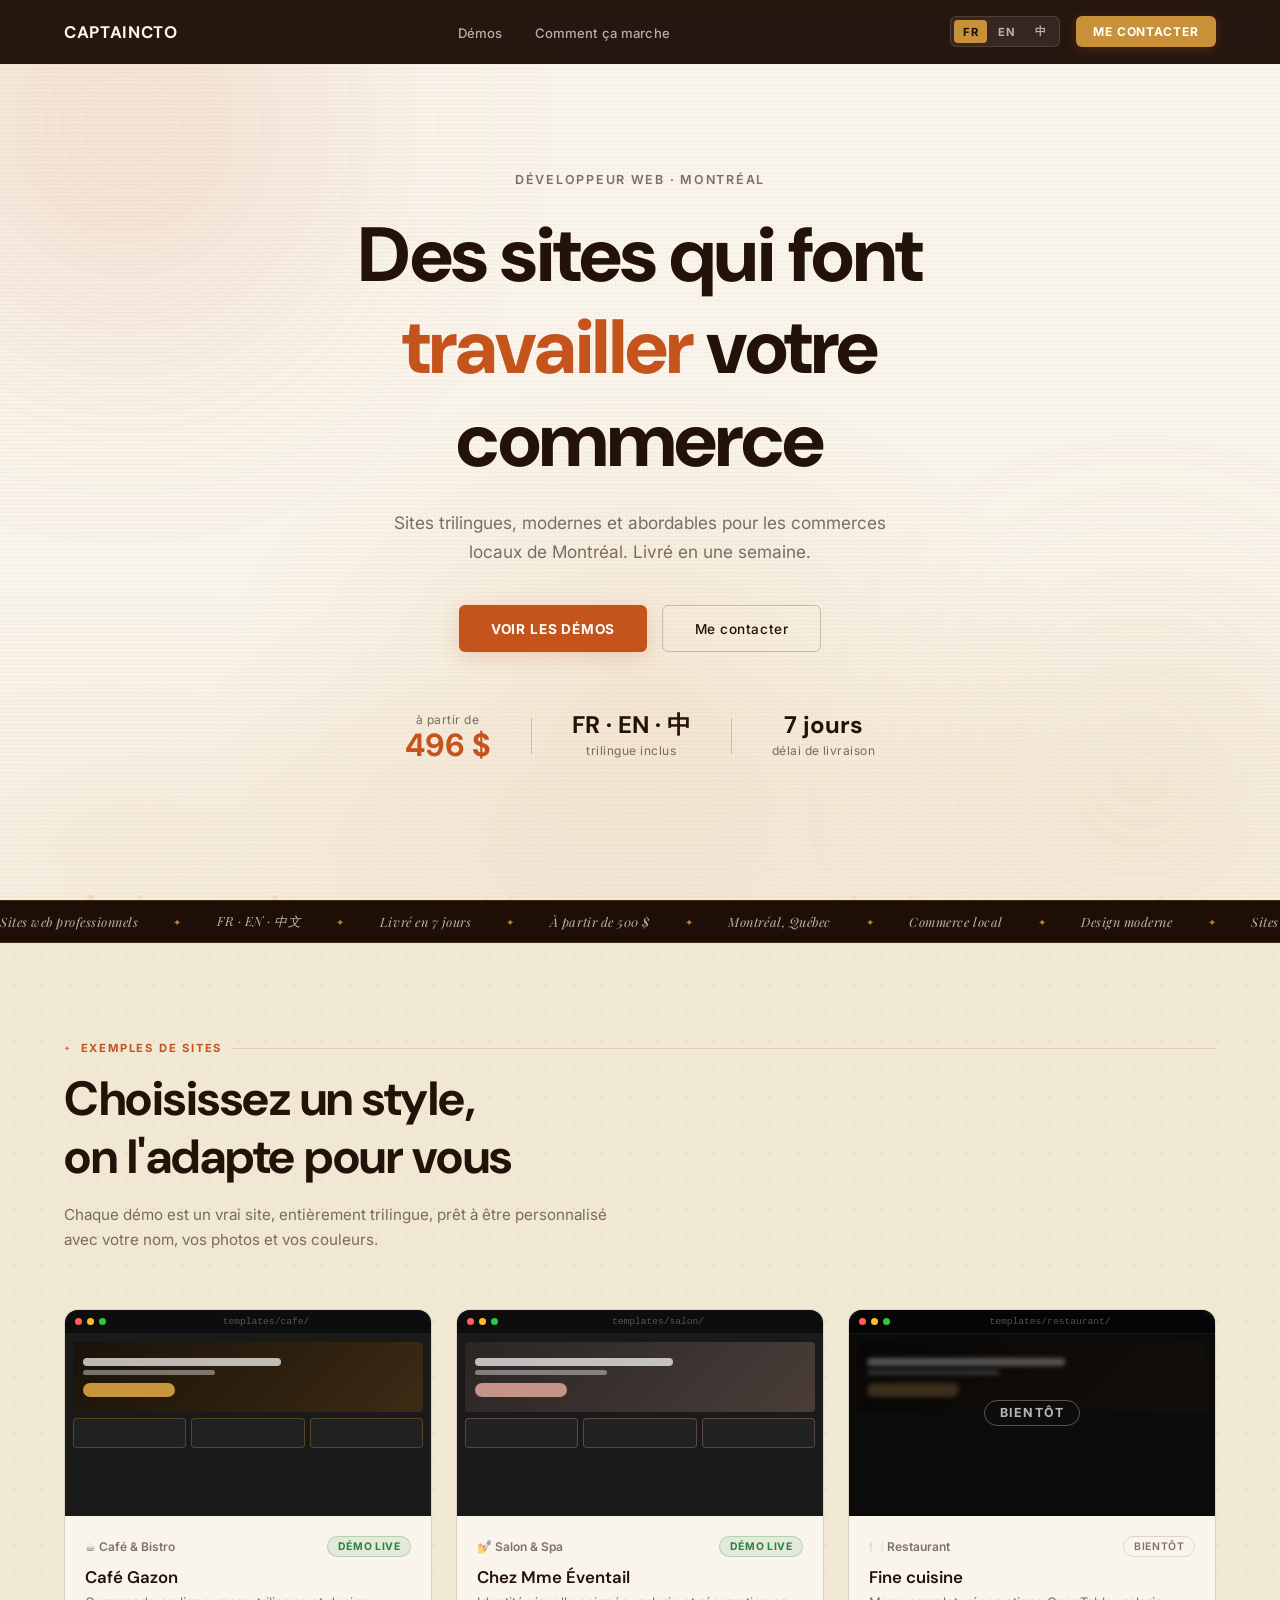
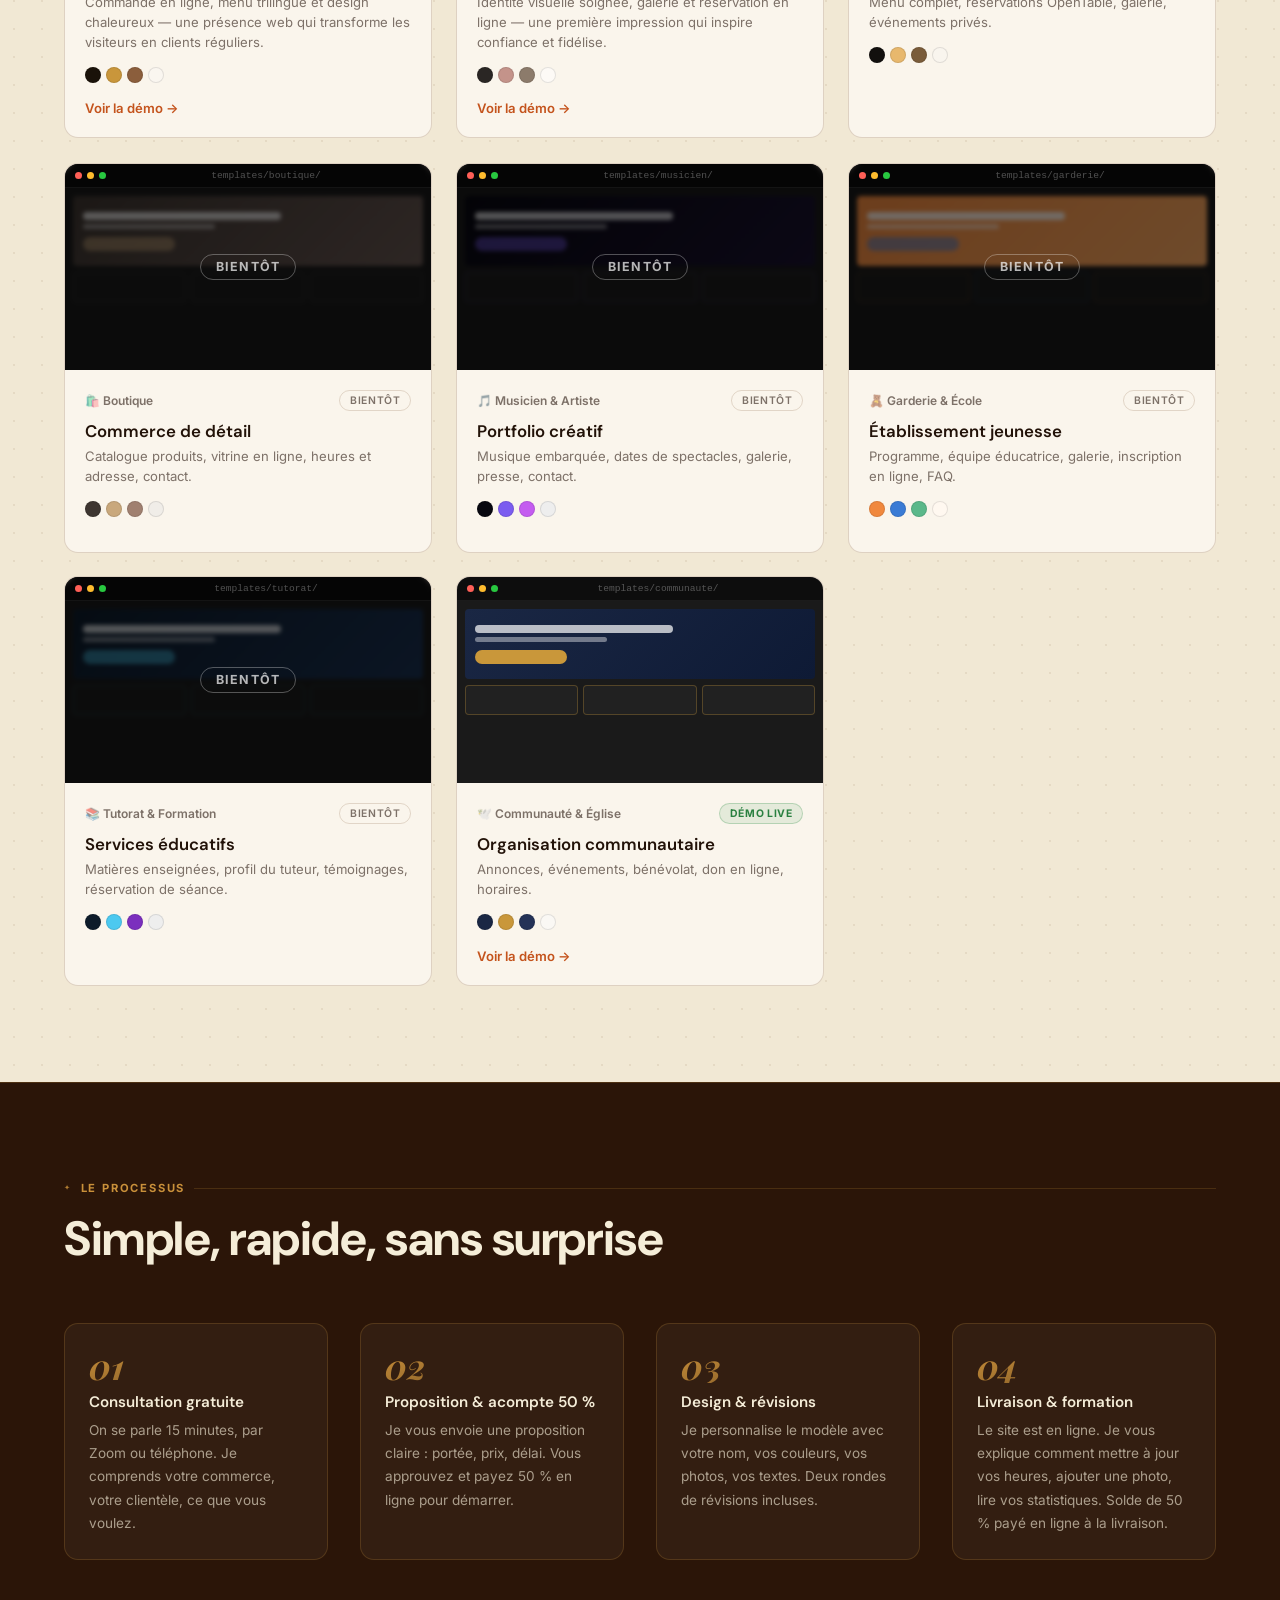
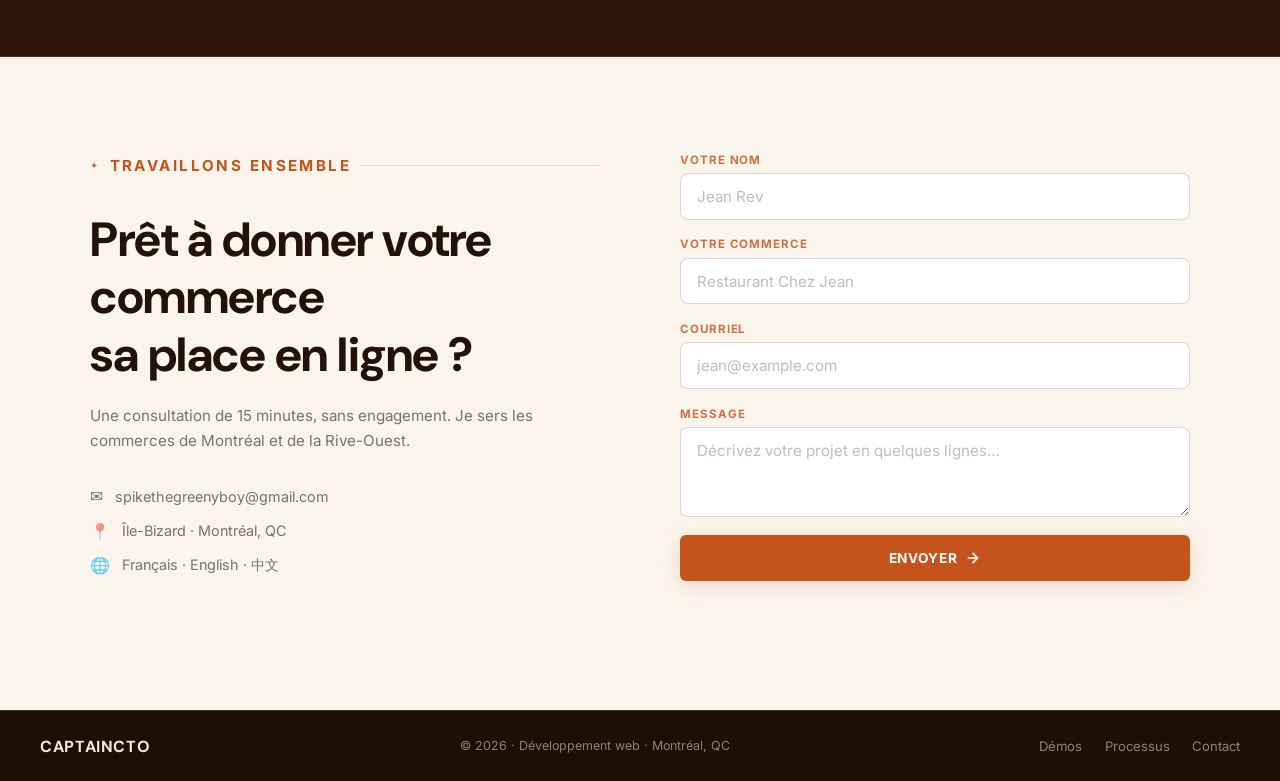
<file: index.html>
<!DOCTYPE html>
<html lang="fr">
<head>
  <meta charset="UTF-8">
  <meta name="viewport" content="width=device-width, initial-scale=1.0">
  <title>CaptainCTO — Sites web pour commerces locaux</title>
  <meta name="description" content="Sites web professionnels et abordables pour les commerces locaux de Montréal. Trilingues, modernes, livrés en une semaine.">
  <link rel="preconnect" href="https://fonts.googleapis.com">
  <link rel="preconnect" href="https://fonts.gstatic.com" crossorigin>
  <link href="https://fonts.googleapis.com/css2?family=DM+Sans:wght@400;500;600;700&family=Playfair+Display:ital,wght@0,400;0,700;1,400;1,700&family=Inter:wght@300;400;500;600&family=Noto+Sans+SC:wght@400;500;700&display=swap" rel="stylesheet">
  <link rel="stylesheet" href="css/styles.css">
</head>
<body>

  <!-- ── NAV ───────────────────────────────────────────── -->
  <nav id="navbar">
    <div class="nav-inner">
      <a href="#" class="logo">
        <span class="logo-name">CAPTAINCTO</span>
      </a>
      <ul class="nav-links">
        <li><a href="#templates" class="nav-link" data-fr="Démos"             data-en="Demos"        data-zh="示例">Démos</a></li>
        <li><a href="#how"       class="nav-link" data-fr="Comment ça marche" data-en="How it works" data-zh="流程">Comment ça marche</a></li>
      </ul>
      <div class="nav-actions">
        <div class="lang-toggle" id="lang-toggle" role="group" aria-label="Language">
          <button class="lang-btn" data-lang="fr">FR</button>
          <button class="lang-btn" data-lang="en">EN</button>
          <button class="lang-btn" data-lang="zh">中</button>
        </div>
        <a href="#contact" class="btn-nav-cta" data-fr="Me contacter" data-en="Get in touch" data-zh="联系我">Me contacter</a>
        <button class="nav-hamburger" id="nav-hamburger" aria-label="Menu" aria-expanded="false">
          <span></span><span></span><span></span>
        </button>
      </div>
    </div>
    <div class="main-mobile-menu" id="main-mobile-menu">
      <a href="#templates" data-fr="Démos"             data-en="Demos"        data-zh="示例">Démos</a>
      <a href="#how"       data-fr="Comment ça marche" data-en="How it works" data-zh="流程">Comment ça marche</a>
      <a href="#contact"   data-fr="Contact"           data-en="Contact"      data-zh="联系">Contact</a>
      <div class="mobile-lang">
        <button class="lang-btn" data-lang="fr">FR</button>
        <button class="lang-btn" data-lang="en">EN</button>
        <button class="lang-btn" data-lang="zh">中文</button>
      </div>
    </div>
  </nav>

  <!-- ── HERO ──────────────────────────────────────────── -->
  <header id="hero">
    <div class="hero-orb hero-orb-1"></div>
    <div class="hero-orb hero-orb-2"></div>
    <div class="hero-inner">
      <p class="eyebrow"
         data-fr="Développeur web · Montréal"
         data-en="Web developer · Montréal"
         data-zh="网页开发者 · 蒙特利尔">Développeur web · Montréal</p>

      <h1 data-fr="Des sites qui font<br><em>travailler</em> votre commerce"
          data-en="Websites that make<br><em>your business</em> work"
          data-zh="让您的网站<br>真正<em>为您赚钱</em>">Des sites qui font<br><em>travailler</em> votre commerce</h1>

      <p class="hero-sub"
         data-fr="Sites trilingues, modernes et abordables pour les commerces locaux de Montréal. Livré en une semaine."
         data-en="Trilingual, modern, affordable websites for local Montréal businesses. Delivered in one week."
         data-zh="为蒙特利尔本地商家提供专业网站，现代、实惠，一周内交付。支持中、英、法三语。">Sites trilingues, modernes et abordables pour les commerces locaux de Montréal. Livré en une semaine.</p>

      <div class="hero-btns">
        <a href="#templates" class="btn-primary"
           data-fr="Voir les démos"
           data-en="See demos"
           data-zh="查看示例">Voir les démos</a>
        <a href="#contact" class="btn-ghost"
           data-fr="Me contacter"
           data-en="Get in touch"
           data-zh="联系我">Me contacter</a>
      </div>

      <div class="hero-stats">
        <div class="stat">
          <span class="stat-l" data-fr="à partir de" data-en="starting from" data-zh="起步价">à partir de</span>
          <span class="stat-n stat-price" data-count-to="500">500 $</span>
        </div>
        <div class="stat-div"></div>
        <div class="stat">
          <span class="stat-n">FR · EN · 中</span>
          <span class="stat-l" data-fr="trilingue inclus" data-en="trilingual included" data-zh="三语支持">trilingue inclus</span>
        </div>
        <div class="stat-div"></div>
        <div class="stat">
          <span class="stat-n" data-fr="7 jours" data-en="7 days" data-zh="7天">7 jours</span>
          <span class="stat-l" data-fr="délai de livraison" data-en="delivery time" data-zh="交付时间">délai de livraison</span>
        </div>
      </div>
    </div>
  </header>

  <!-- ── TICKER STRIP ─────────────────────────────────── -->
  <div class="ticker" aria-hidden="true">
    <div class="ticker-track">
      <span>Sites web professionnels</span><span class="ticker-sep">✦</span>
      <span>FR · EN · 中文</span><span class="ticker-sep">✦</span>
      <span>Livré en 7 jours</span><span class="ticker-sep">✦</span>
      <span>À partir de 500 $</span><span class="ticker-sep">✦</span>
      <span>Montréal, Québec</span><span class="ticker-sep">✦</span>
      <span>Commerce local</span><span class="ticker-sep">✦</span>
      <span>Design moderne</span><span class="ticker-sep">✦</span>
      <span>Sites web professionnels</span><span class="ticker-sep">✦</span>
      <span>FR · EN · 中文</span><span class="ticker-sep">✦</span>
      <span>Livré en 7 jours</span><span class="ticker-sep">✦</span>
      <span>À partir de 500 $</span><span class="ticker-sep">✦</span>
      <span>Montréal, Québec</span><span class="ticker-sep">✦</span>
      <span>Commerce local</span><span class="ticker-sep">✦</span>
      <span>Design moderne</span><span class="ticker-sep">✦</span>
    </div>
  </div>

  <!-- ── TEMPLATES GRID ────────────────────────────────── -->
  <section id="templates">
    <div class="section-inner">
      <div class="section-top">
        <p class="label" data-fr="Exemples de sites" data-en="Site examples" data-zh="网站示例">Exemples de sites</p>
        <h2 data-fr="Choisissez un style,<br>on l'adapte pour vous"
            data-en="Pick a style,<br>we adapt it for you"
            data-zh="选择风格，<br>我们为您量身定制">Choisissez un style,<br>on l'adapte pour vous</h2>
        <p class="section-sub"
           data-fr="Chaque démo est un vrai site, entièrement trilingue, prêt à être personnalisé avec votre nom, vos photos et vos couleurs."
           data-en="Every demo is a real site, fully trilingual, ready to be customised with your name, photos, and colours."
           data-zh="每个示例都是真实网站，支持三语切换，可按您的品牌、照片和颜色进行定制。">Chaque démo est un vrai site, entièrement trilingue, prêt à être personnalisé avec votre nom, vos photos et vos couleurs.</p>
      </div>

      <div class="templates-grid">

        <!-- CAFÉ -->
        <article class="tpl-card live">
          <a href="templates/cafe/" class="card-preview" aria-label="Voir la démo Café" style="--bg: #1a1209; --accent: #c9963b; --light: #faf6f0;">
            <div class="preview-chrome">
              <span></span><span></span><span></span>
              <div class="preview-url">templates/cafe/</div>
            </div>
            <div class="preview-body">
              <div class="preview-hero" style="background: linear-gradient(135deg, #1a1209 0%, #3d2b14 100%);">
                <div class="ph-title"></div><div class="ph-sub"></div>
                <div class="ph-btn" style="background: var(--accent);"></div>
              </div>
              <div class="preview-cards">
                <div class="ph-card" style="border-color: rgba(201,150,59,.3);"></div>
                <div class="ph-card" style="border-color: rgba(201,150,59,.3);"></div>
                <div class="ph-card" style="border-color: rgba(201,150,59,.3);"></div>
              </div>
            </div>
          </a>
          <div class="card-meta">
            <div class="card-top">
              <span class="card-type" data-fr="☕ Café &amp; Bistro" data-en="☕ Café &amp; Bistro" data-zh="☕ 咖啡馆 &amp; 小餐馆">☕ Café &amp; Bistro</span>
              <span class="badge-live" data-fr="Démo live" data-en="Live demo" data-zh="在线示例">Démo live</span>
            </div>
            <h3>Café Gazon</h3>
            <p data-fr="Commande en ligne, menu trilingue et design chaleureux — une présence web qui transforme les visiteurs en clients réguliers."
               data-en="Online ordering, trilingual menu, warm design — a web presence that turns first-time visitors into regulars."
               data-zh="在线点餐、三语菜单、温馨设计——将访客转化为回头客。">Commande en ligne, menu trilingue et design chaleureux — une présence web qui transforme les visiteurs en clients réguliers.</p>
            <div class="palette">
              <span style="background:#1a1209" title="Espresso"></span>
              <span style="background:#c9963b" title="Gold"></span>
              <span style="background:#8b5e3c" title="Brown"></span>
              <span style="background:#faf6f0" title="Cream"></span>
            </div>
            <a href="templates/cafe/" class="btn-demo"
               data-fr="Voir la démo →" data-en="See demo →" data-zh="查看示例 →">Voir la démo →</a>
          </div>
        </article>

        <!-- SALON -->
        <article class="tpl-card live">
          <a href="templates/salon/" class="card-preview" aria-label="Voir la démo Salon" style="--bg: #2A2624; --accent: #C4938A; --light: #FDFAF6;">
            <div class="preview-chrome">
              <span></span><span></span><span></span>
              <div class="preview-url">templates/salon/</div>
            </div>
            <div class="preview-body">
              <div class="preview-hero" style="background: linear-gradient(135deg, #2A2624 0%, #4a3d39 100%);">
                <div class="ph-title"></div><div class="ph-sub"></div>
                <div class="ph-btn" style="background: var(--accent);"></div>
              </div>
              <div class="preview-cards">
                <div class="ph-card" style="border-color: rgba(196,147,138,.35);"></div>
                <div class="ph-card" style="border-color: rgba(196,147,138,.35);"></div>
                <div class="ph-card" style="border-color: rgba(196,147,138,.35);"></div>
              </div>
            </div>
          </a>
          <div class="card-meta">
            <div class="card-top">
              <span class="card-type" data-fr="💅 Salon &amp; Spa" data-en="💅 Salon &amp; Spa" data-zh="💅 美发沙龙 &amp; 水疗">💅 Salon &amp; Spa</span>
              <span class="badge-live" data-fr="Démo live" data-en="Live demo" data-zh="在线示例">Démo live</span>
            </div>
            <h3>Chez Mme Éventail</h3>
            <p data-fr="Identité visuelle soignée, galerie et réservation en ligne — une première impression qui inspire confiance et fidélise."
               data-en="Polished visual identity, gallery, and online booking — a first impression that builds trust and keeps clients coming back."
               data-zh="精致视觉形象、图库及在线预约——一眼建立信任，留住客户。">Identité visuelle soignée, galerie et réservation en ligne — une première impression qui inspire confiance et fidélise.</p>
            <div class="palette">
              <span style="background:#2A2624" title="Charcoal"></span>
              <span style="background:#C4938A" title="Rose"></span>
              <span style="background:#8C7B6B" title="Taupe"></span>
              <span style="background:#FDFAF6" title="Ivory"></span>
            </div>
            <a href="templates/salon/" class="btn-demo"
               data-fr="Voir la démo →" data-en="See demo →" data-zh="查看示例 →">Voir la démo →</a>
          </div>
        </article>

        <!-- RESTAURANT -->
        <article class="tpl-card soon">
          <div class="card-preview" style="--bg: #12100E; --accent: #E8B86D; --light: #F9F5EE;">
            <div class="preview-chrome"><span></span><span></span><span></span><div class="preview-url">templates/restaurant/</div></div>
            <div class="preview-body">
              <div class="preview-hero" style="background: linear-gradient(135deg, #12100E 0%, #2e2218 100%);"><div class="ph-title"></div><div class="ph-sub"></div><div class="ph-btn" style="background: var(--accent); opacity:.5;"></div></div>
              <div class="preview-cards"><div class="ph-card" style="opacity:.4;"></div><div class="ph-card" style="opacity:.4;"></div><div class="ph-card" style="opacity:.4;"></div></div>
            </div>
            <div class="soon-overlay"><span data-fr="Bientôt" data-en="Coming soon" data-zh="即将推出">Bientôt</span></div>
          </div>
          <div class="card-meta">
            <div class="card-top">
              <span class="card-type" data-fr="🍽️ Restaurant" data-en="🍽️ Restaurant" data-zh="🍽️ 餐厅">🍽️ Restaurant</span>
              <span class="badge-soon" data-fr="Bientôt" data-en="Soon" data-zh="即将">Bientôt</span>
            </div>
            <h3 data-fr="Fine cuisine" data-en="Fine dining" data-zh="精致餐饮">Fine cuisine</h3>
            <p data-fr="Menu complet, réservations OpenTable, galerie, événements privés."
               data-en="Full menu, OpenTable reservations, gallery, private events."
               data-zh="完整菜单、OpenTable预订、图库、私人活动。">Menu complet, réservations OpenTable, galerie, événements privés.</p>
            <div class="palette"><span style="background:#12100E"></span><span style="background:#E8B86D"></span><span style="background:#7A5C3A"></span><span style="background:#F9F5EE"></span></div>
          </div>
        </article>

        <!-- BOUTIQUE -->
        <article class="tpl-card soon">
          <div class="card-preview" style="--bg: #F0EDE8; --accent: #3D3530; --light: #fff;">
            <div class="preview-chrome"><span></span><span></span><span></span><div class="preview-url">templates/boutique/</div></div>
            <div class="preview-body">
              <div class="preview-hero" style="background: linear-gradient(135deg, #3D3530 0%, #655550 100%);"><div class="ph-title"></div><div class="ph-sub"></div><div class="ph-btn" style="background: #C9A87C; opacity:.5;"></div></div>
              <div class="preview-cards"><div class="ph-card" style="opacity:.4;"></div><div class="ph-card" style="opacity:.4;"></div><div class="ph-card" style="opacity:.4;"></div></div>
            </div>
            <div class="soon-overlay"><span data-fr="Bientôt" data-en="Coming soon" data-zh="即将推出">Bientôt</span></div>
          </div>
          <div class="card-meta">
            <div class="card-top">
              <span class="card-type" data-fr="🛍️ Boutique" data-en="🛍️ Shop" data-zh="🛍️ 精品店">🛍️ Boutique</span>
              <span class="badge-soon" data-fr="Bientôt" data-en="Soon" data-zh="即将">Bientôt</span>
            </div>
            <h3 data-fr="Commerce de détail" data-en="Retail store" data-zh="零售商店">Commerce de détail</h3>
            <p data-fr="Catalogue produits, vitrine en ligne, heures et adresse, contact."
               data-en="Product catalogue, online showcase, hours and address, contact."
               data-zh="产品目录、在线展示、营业时间和地址、联系方式。">Catalogue produits, vitrine en ligne, heures et adresse, contact.</p>
            <div class="palette"><span style="background:#3D3530"></span><span style="background:#C9A87C"></span><span style="background:#A08070"></span><span style="background:#F0EDE8"></span></div>
          </div>
        </article>

        <!-- MUSICIAN -->
        <article class="tpl-card soon">
          <div class="card-preview" style="--bg: #080810; --accent: #7B5CF0; --light: #eee;">
            <div class="preview-chrome"><span></span><span></span><span></span><div class="preview-url">templates/musicien/</div></div>
            <div class="preview-body">
              <div class="preview-hero" style="background: linear-gradient(135deg, #080810 0%, #1a1230 100%);"><div class="ph-title"></div><div class="ph-sub"></div><div class="ph-btn" style="background: #7B5CF0; opacity:.5;"></div></div>
              <div class="preview-cards"><div class="ph-card" style="opacity:.4; border-color: rgba(123,92,240,.4);"></div><div class="ph-card" style="opacity:.4; border-color: rgba(123,92,240,.4);"></div><div class="ph-card" style="opacity:.4; border-color: rgba(123,92,240,.4);"></div></div>
            </div>
            <div class="soon-overlay"><span data-fr="Bientôt" data-en="Coming soon" data-zh="即将推出">Bientôt</span></div>
          </div>
          <div class="card-meta">
            <div class="card-top">
              <span class="card-type" data-fr="🎵 Musicien &amp; Artiste" data-en="🎵 Musician &amp; Artist" data-zh="🎵 音乐人 &amp; 艺术家">🎵 Musicien &amp; Artiste</span>
              <span class="badge-soon" data-fr="Bientôt" data-en="Soon" data-zh="即将">Bientôt</span>
            </div>
            <h3 data-fr="Portfolio créatif" data-en="Creative portfolio" data-zh="创意作品集">Portfolio créatif</h3>
            <p data-fr="Musique embarquée, dates de spectacles, galerie, presse, contact."
               data-en="Embedded music, show dates, gallery, press kit, contact."
               data-zh="嵌入音乐、演出日期、图库、媒体资料包、联系方式。">Musique embarquée, dates de spectacles, galerie, presse, contact.</p>
            <div class="palette"><span style="background:#080810"></span><span style="background:#7B5CF0"></span><span style="background:#C45CF0"></span><span style="background:#eeeeee"></span></div>
          </div>
        </article>

        <!-- DAYCARE -->
        <article class="tpl-card soon">
          <div class="card-preview" style="--bg: #FFF8F0; --accent: #F0883E; --light: #fff;">
            <div class="preview-chrome"><span></span><span></span><span></span><div class="preview-url">templates/garderie/</div></div>
            <div class="preview-body">
              <div class="preview-hero" style="background: linear-gradient(135deg, #F0883E 0%, #F5A660 100%);"><div class="ph-title" style="background: rgba(255,255,255,.8);"></div><div class="ph-sub" style="background: rgba(255,255,255,.5);"></div><div class="ph-btn" style="background: #3A7BD5; opacity:.5;"></div></div>
              <div class="preview-cards"><div class="ph-card" style="opacity:.4; border-color: rgba(240,136,62,.4);"></div><div class="ph-card" style="opacity:.4; border-color: rgba(58,123,213,.4);"></div><div class="ph-card" style="opacity:.4; border-color: rgba(240,136,62,.4);"></div></div>
            </div>
            <div class="soon-overlay"><span data-fr="Bientôt" data-en="Coming soon" data-zh="即将推出">Bientôt</span></div>
          </div>
          <div class="card-meta">
            <div class="card-top">
              <span class="card-type" data-fr="🧸 Garderie &amp; École" data-en="🧸 Daycare &amp; School" data-zh="🧸 托儿所 &amp; 学校">🧸 Garderie &amp; École</span>
              <span class="badge-soon" data-fr="Bientôt" data-en="Soon" data-zh="即将">Bientôt</span>
            </div>
            <h3 data-fr="Établissement jeunesse" data-en="Youth establishment" data-zh="青少年机构">Établissement jeunesse</h3>
            <p data-fr="Programme, équipe éducatrice, galerie, inscription en ligne, FAQ."
               data-en="Program, educator team, gallery, online registration, FAQ."
               data-zh="课程介绍、教育团队、图库、在线报名、常见问题。">Programme, équipe éducatrice, galerie, inscription en ligne, FAQ.</p>
            <div class="palette"><span style="background:#F0883E"></span><span style="background:#3A7BD5"></span><span style="background:#5AB88A"></span><span style="background:#FFF8F0"></span></div>
          </div>
        </article>

        <!-- TUTORING -->
        <article class="tpl-card soon">
          <div class="card-preview" style="--bg: #0D1B2A; --accent: #4CC9F0; --light: #eee;">
            <div class="preview-chrome"><span></span><span></span><span></span><div class="preview-url">templates/tutorat/</div></div>
            <div class="preview-body">
              <div class="preview-hero" style="background: linear-gradient(135deg, #0D1B2A 0%, #1a3050 100%);"><div class="ph-title"></div><div class="ph-sub"></div><div class="ph-btn" style="background: #4CC9F0; opacity:.5;"></div></div>
              <div class="preview-cards"><div class="ph-card" style="opacity:.4; border-color: rgba(76,201,240,.3);"></div><div class="ph-card" style="opacity:.4; border-color: rgba(76,201,240,.3);"></div><div class="ph-card" style="opacity:.4; border-color: rgba(76,201,240,.3);"></div></div>
            </div>
            <div class="soon-overlay"><span data-fr="Bientôt" data-en="Coming soon" data-zh="即将推出">Bientôt</span></div>
          </div>
          <div class="card-meta">
            <div class="card-top">
              <span class="card-type" data-fr="📚 Tutorat &amp; Formation" data-en="📚 Tutoring &amp; Training" data-zh="📚 辅导 &amp; 培训">📚 Tutorat &amp; Formation</span>
              <span class="badge-soon" data-fr="Bientôt" data-en="Soon" data-zh="即将">Bientôt</span>
            </div>
            <h3 data-fr="Services éducatifs" data-en="Educational services" data-zh="教育服务">Services éducatifs</h3>
            <p data-fr="Matières enseignées, profil du tuteur, témoignages, réservation de séance."
               data-en="Subjects taught, tutor profile, testimonials, session booking."
               data-zh="教学科目、导师简介、学员评价、课程预约。">Matières enseignées, profil du tuteur, témoignages, réservation de séance.</p>
            <div class="palette"><span style="background:#0D1B2A"></span><span style="background:#4CC9F0"></span><span style="background:#7B2FBE"></span><span style="background:#eeeeee"></span></div>
          </div>
        </article>

        <!-- COMMUNITY -->
        <article class="tpl-card live">
          <a href="templates/communaute/" class="card-preview" aria-label="Voir la démo Communauté &amp; Église" style="--bg: #1a2744; --accent: #c9973a; --light: #faf8f4;">
            <div class="preview-chrome">
              <span></span><span></span><span></span>
              <div class="preview-url">templates/communaute/</div>
            </div>
            <div class="preview-body">
              <div class="preview-hero" style="background: linear-gradient(135deg, #1a2744 0%, #0e1a35 100%);">
                <div class="ph-title"></div><div class="ph-sub"></div>
                <div class="ph-btn" style="background: var(--accent);"></div>
              </div>
              <div class="preview-cards">
                <div class="ph-card" style="border-color: rgba(201,151,58,.3);"></div>
                <div class="ph-card" style="border-color: rgba(201,151,58,.3);"></div>
                <div class="ph-card" style="border-color: rgba(201,151,58,.3);"></div>
              </div>
            </div>
          </a>
          <div class="card-meta">
            <div class="card-top">
              <span class="card-type" data-fr="🕊️ Communauté &amp; Église" data-en="🕊️ Community &amp; Church" data-zh="🕊️ 社区 &amp; 教会">🕊️ Communauté &amp; Église</span>
              <span class="badge-live" data-fr="Démo live" data-en="Live demo" data-zh="在线示例">Démo live</span>
            </div>
            <h3 data-fr="Organisation communautaire" data-en="Community organisation" data-zh="社区组织">Organisation communautaire</h3>
            <p data-fr="Annonces, événements, bénévolat, don en ligne, horaires."
               data-en="Announcements, events, volunteering, online donation, schedules."
               data-zh="公告、活动、志愿服务、在线捐款、时间表。">Annonces, événements, bénévolat, don en ligne, horaires.</p>
            <div class="palette">
              <span style="background:#1a2744" title="Navy"></span>
              <span style="background:#c9973a" title="Gold"></span>
              <span style="background:#243257" title="Navy 2"></span>
              <span style="background:#faf8f4" title="Cream"></span>
            </div>
            <a href="templates/communaute/" class="btn-demo"
               data-fr="Voir la démo →" data-en="See demo →" data-zh="查看示例 →">Voir la démo →</a>
          </div>
        </article>

      </div>
    </div>
  </section>

  <!-- ── HOW IT WORKS ───────────────────────────────────── -->
  <section id="how">
    <div class="section-inner">
      <div class="section-top">
        <p class="label" data-fr="Le processus" data-en="The process" data-zh="工作流程">Le processus</p>
        <h2 data-fr="Simple, rapide, sans surprise"
            data-en="Simple, fast, no surprises"
            data-zh="简单、快速、无意外">Simple, rapide, sans surprise</h2>
      </div>
      <div class="steps">
        <div class="step">
          <span class="step-n">01</span>
          <h3 data-fr="Consultation gratuite" data-en="Free consultation" data-zh="免费咨询">Consultation gratuite</h3>
          <p data-fr="On se parle 15 minutes, par Zoom ou téléphone. Je comprends votre commerce, votre clientèle, ce que vous voulez."
             data-en="We talk 15 minutes, by Zoom or phone. I understand your business, your clients, what you need."
             data-zh="15分钟视频通话或电话沟通，了解您的业务、客户群体和需求。">On se parle 15 minutes, par Zoom ou téléphone. Je comprends votre commerce, votre clientèle, ce que vous voulez.</p>
        </div>
        <div class="step">
          <span class="step-n">02</span>
          <h3 data-fr="Proposition &amp; acompte 50 %" data-en="Proposal &amp; 50 % deposit" data-zh="方案 &amp; 50% 定金">Proposition &amp; acompte 50 %</h3>
          <p data-fr="Je vous envoie une proposition claire : portée, prix, délai. Vous approuvez et payez 50 % en ligne pour démarrer."
             data-en="I send a clear proposal: scope, price, timeline. You approve and pay 50% online to get started."
             data-zh="我会发送清晰的方案：范围、价格、时间线。您确认后在线支付50%定金，我即开始工作。">Je vous envoie une proposition claire : portée, prix, délai. Vous approuvez et payez 50 % en ligne pour démarrer.</p>
        </div>
        <div class="step">
          <span class="step-n">03</span>
          <h3 data-fr="Design &amp; révisions" data-en="Design &amp; revisions" data-zh="设计 &amp; 修改">Design &amp; révisions</h3>
          <p data-fr="Je personnalise le modèle avec votre nom, vos couleurs, vos photos, vos textes. Deux rondes de révisions incluses."
             data-en="I customise the template with your name, colours, photos, and text. Two revision rounds included."
             data-zh="我会用您的品牌名、颜色、照片和文字定制模板，包含两轮修改。">Je personnalise le modèle avec votre nom, vos couleurs, vos photos, vos textes. Deux rondes de révisions incluses.</p>
        </div>
        <div class="step">
          <span class="step-n">04</span>
          <h3 data-fr="Livraison &amp; formation" data-en="Delivery &amp; training" data-zh="交付 &amp; 培训">Livraison &amp; formation</h3>
          <p data-fr="Le site est en ligne. Je vous explique comment mettre à jour vos heures, ajouter une photo, lire vos statistiques. Solde de 50 % payé en ligne à la livraison."
             data-en="The site is live. I show you how to update hours, add a photo, read your stats. Final 50% paid online on delivery."
             data-zh="网站上线后，我会指导您如何更新营业时间、添加照片、查看统计数据。交付时在线支付余款50%。">Le site est en ligne. Je vous explique comment mettre à jour vos heures, ajouter une photo, lire vos statistiques. Solde de 50 % payé en ligne à la livraison.</p>
        </div>
      </div>
    </div>
  </section>

  <!-- ── CONTACT ────────────────────────────────────────── -->
  <section id="contact">
    <div class="contact-inner">
      <div class="contact-text">
        <p class="label" data-fr="Travaillons ensemble" data-en="Let's work together" data-zh="一起合作">Travaillons ensemble</p>
        <h2 data-fr="Prêt à donner votre commerce<br>sa place en ligne ?"
            data-en="Ready to give your business<br>its place online?"
            data-zh="准备好让您的商铺<br>在网上占据一席之地了吗？">Prêt à donner votre commerce<br>sa place en ligne ?</h2>
        <p data-fr="Une consultation de 15 minutes, sans engagement. Je sers les commerces de Montréal et de la Rive-Ouest."
           data-en="A 15-minute consultation, no commitment. I serve businesses across Montréal and the West Island."
           data-zh="15分钟免费咨询，无需承诺。服务蒙特利尔及西岛地区的商家。">Une consultation de 15 minutes, sans engagement. Je sers les commerces de Montréal et de la Rive-Ouest.</p>
        <div class="contact-links">
          <a href="mailto:spikethegreenyboy@gmail.com" class="contact-item">
            <span class="ci-icon">✉</span>
            <span>spikethegreenyboy@gmail.com</span>
          </a>
          <div class="contact-item">
            <span class="ci-icon">📍</span>
            <span data-fr="Île-Bizard · Montréal, QC"
                  data-en="Île-Bizard · Montréal, QC"
                  data-zh="伊尔-比扎尔 · 蒙特利尔, 魁北克">Île-Bizard · Montréal, QC</span>
          </div>
          <div class="contact-item">
            <span class="ci-icon">🌐</span>
            <span>Français · English · 中文</span>
          </div>
        </div>
      </div>

      <form id="contact-form" action="https://formspree.io/f/YOUR_FORM_ID" method="POST" novalidate>
        <div class="form-group">
          <label for="c-name"    data-fr="Votre nom"      data-en="Your name"     data-zh="您的姓名">Votre nom</label>
          <input type="text"  id="c-name"    name="name"     required data-fr="Jean Rev" data-en="John Rev" data-zh="简睿" placeholder="Jean Rev">
        </div>
        <div class="form-group">
          <label for="c-biz"     data-fr="Votre commerce" data-en="Your business" data-zh="您的商铺">Votre commerce</label>
          <input type="text"  id="c-biz"     name="business" placeholder="Restaurant Chez Jean">
        </div>
        <div class="form-group">
          <label for="c-email"   data-fr="Courriel"       data-en="Email"         data-zh="电子邮件">Courriel</label>
          <input type="email" id="c-email"   name="email"    required placeholder="jean@example.com">
        </div>
        <div class="form-group">
          <label for="c-message" data-fr="Message"        data-en="Message"       data-zh="留言">Message</label>
          <textarea id="c-message" name="message" rows="3"
            data-placeholder-fr="Décrivez votre projet en quelques lignes…"
            data-placeholder-en="Describe your project in a few lines…"
            data-placeholder-zh="请简要描述您的项目…"
            placeholder="Décrivez votre projet en quelques lignes…"></textarea>
        </div>
        <button type="submit" class="btn-submit">
          <span data-fr="Envoyer" data-en="Send" data-zh="发送">Envoyer</span>
          <svg width="16" height="16" viewBox="0 0 24 24" fill="none" stroke="currentColor" stroke-width="2.5" stroke-linecap="round" stroke-linejoin="round"><path d="M5 12h14M12 5l7 7-7 7"/></svg>
        </button>
        <p id="form-success"
           data-ok-fr="✓ Message reçu ! Je vous réponds sous 24 h."
           data-ok-en="✓ Message received! I'll reply within 24 h."
           data-ok-zh="✓ 已收到消息！我将在24小时内回复。"></p>
      </form>
    </div>
  </section>

  <!-- ── FOOTER ─────────────────────────────────────────── -->
  <footer>
    <div class="footer-inner">
      <div class="footer-brand">
        <span class="logo-name">CAPTAINCTO</span>
      </div>
      <p class="footer-copy"
         data-fr="© 2026 · Développement web · Montréal, QC"
         data-en="© 2026 · Web development · Montréal, QC"
         data-zh="© 2026 · 网页开发 · 蒙特利尔, 魁北克">© 2026 · Développement web · Montréal, QC</p>
      <nav class="footer-nav">
        <a href="#templates" data-fr="Démos"     data-en="Demos"    data-zh="示例">Démos</a>
        <a href="#how"       data-fr="Processus" data-en="Process"  data-zh="流程">Processus</a>
        <a href="#contact"   data-fr="Contact"   data-en="Contact"  data-zh="联系">Contact</a>
      </nav>
    </div>
  </footer>

  <script src="js/main.js"></script>
</body>
</html>
</file>
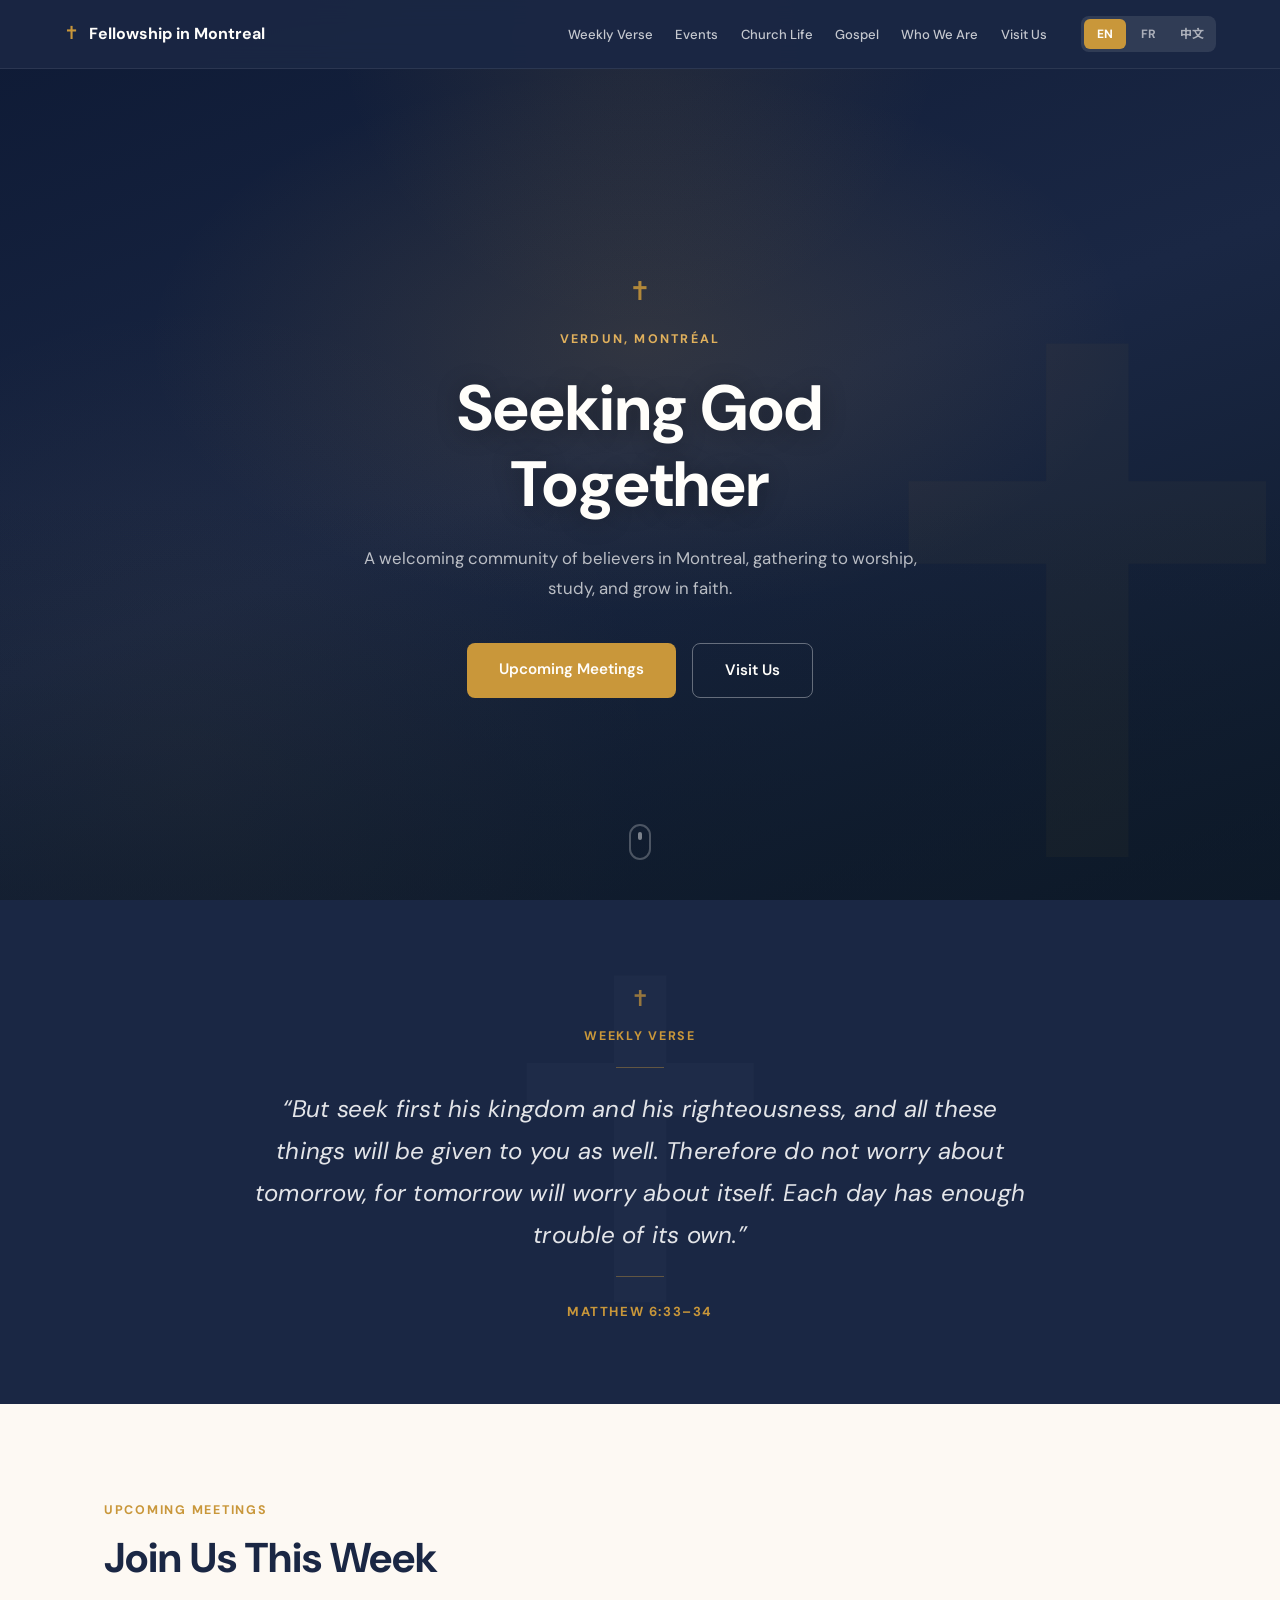
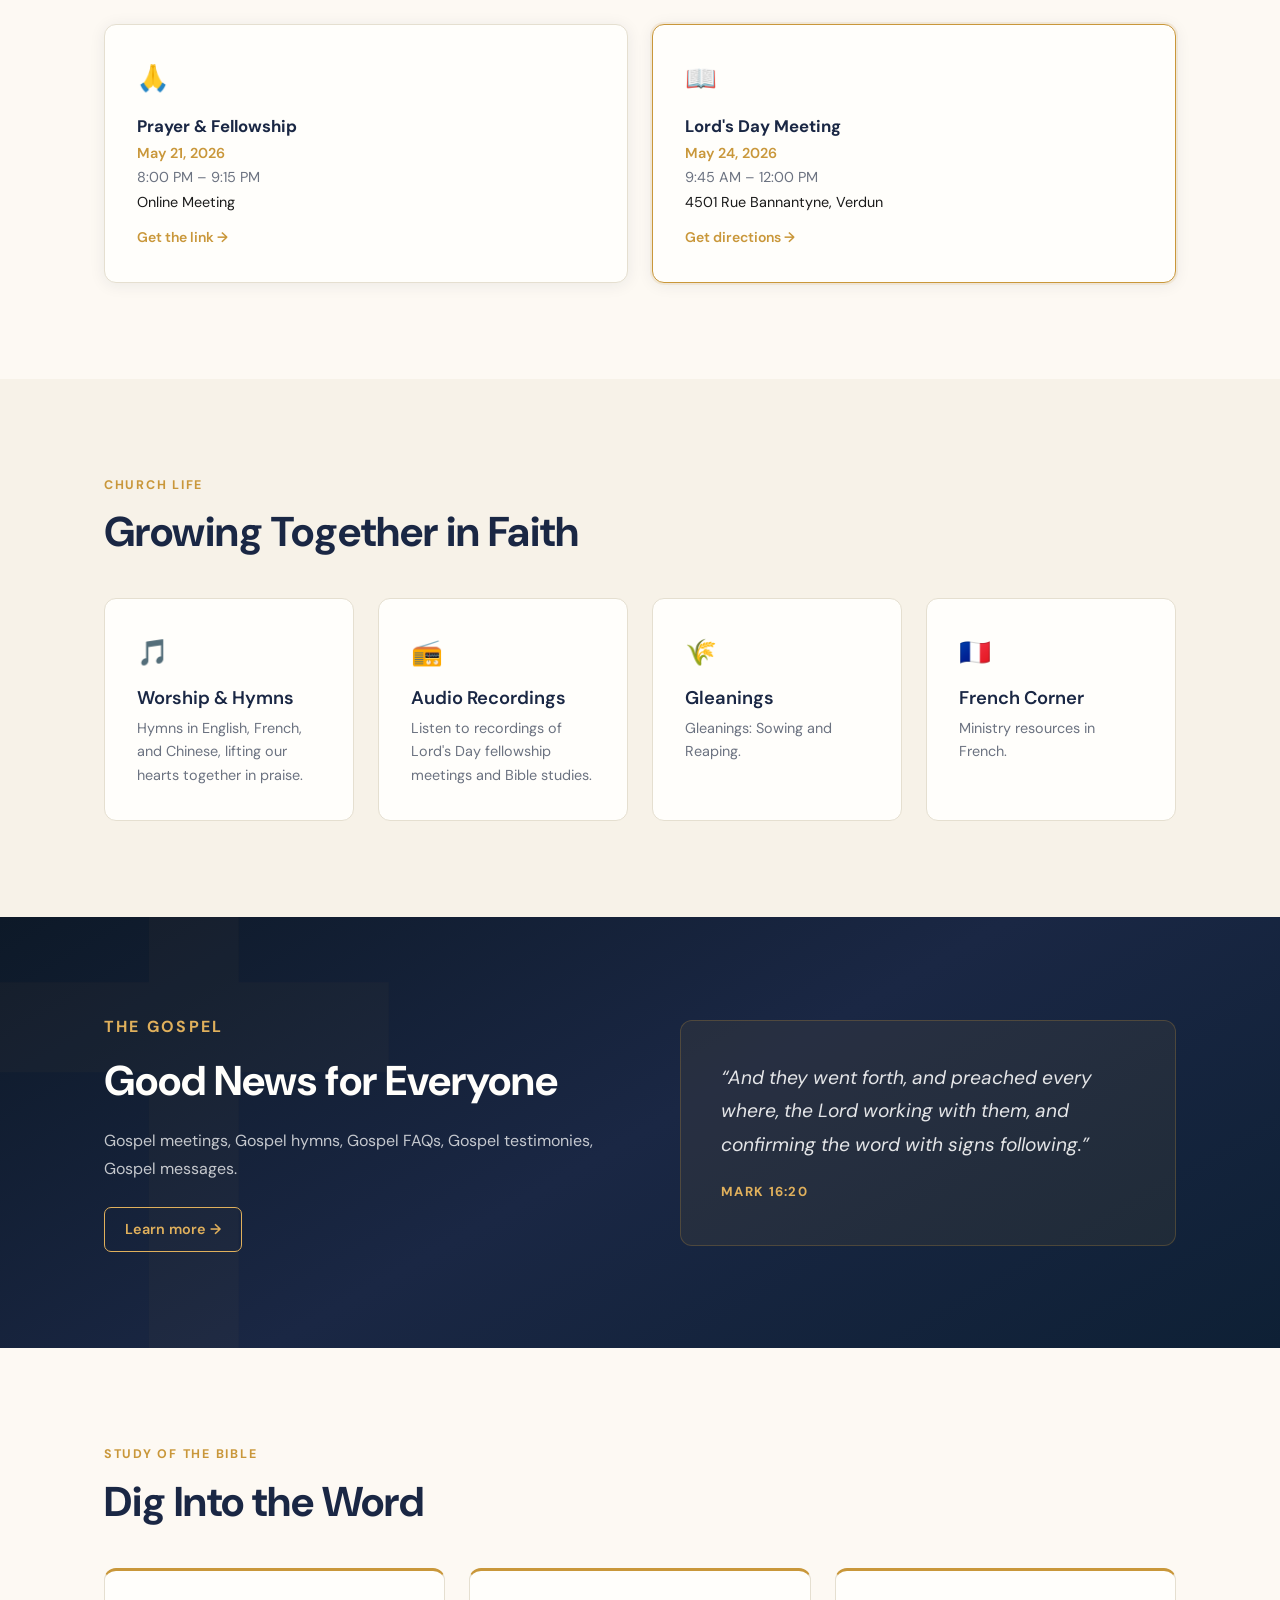
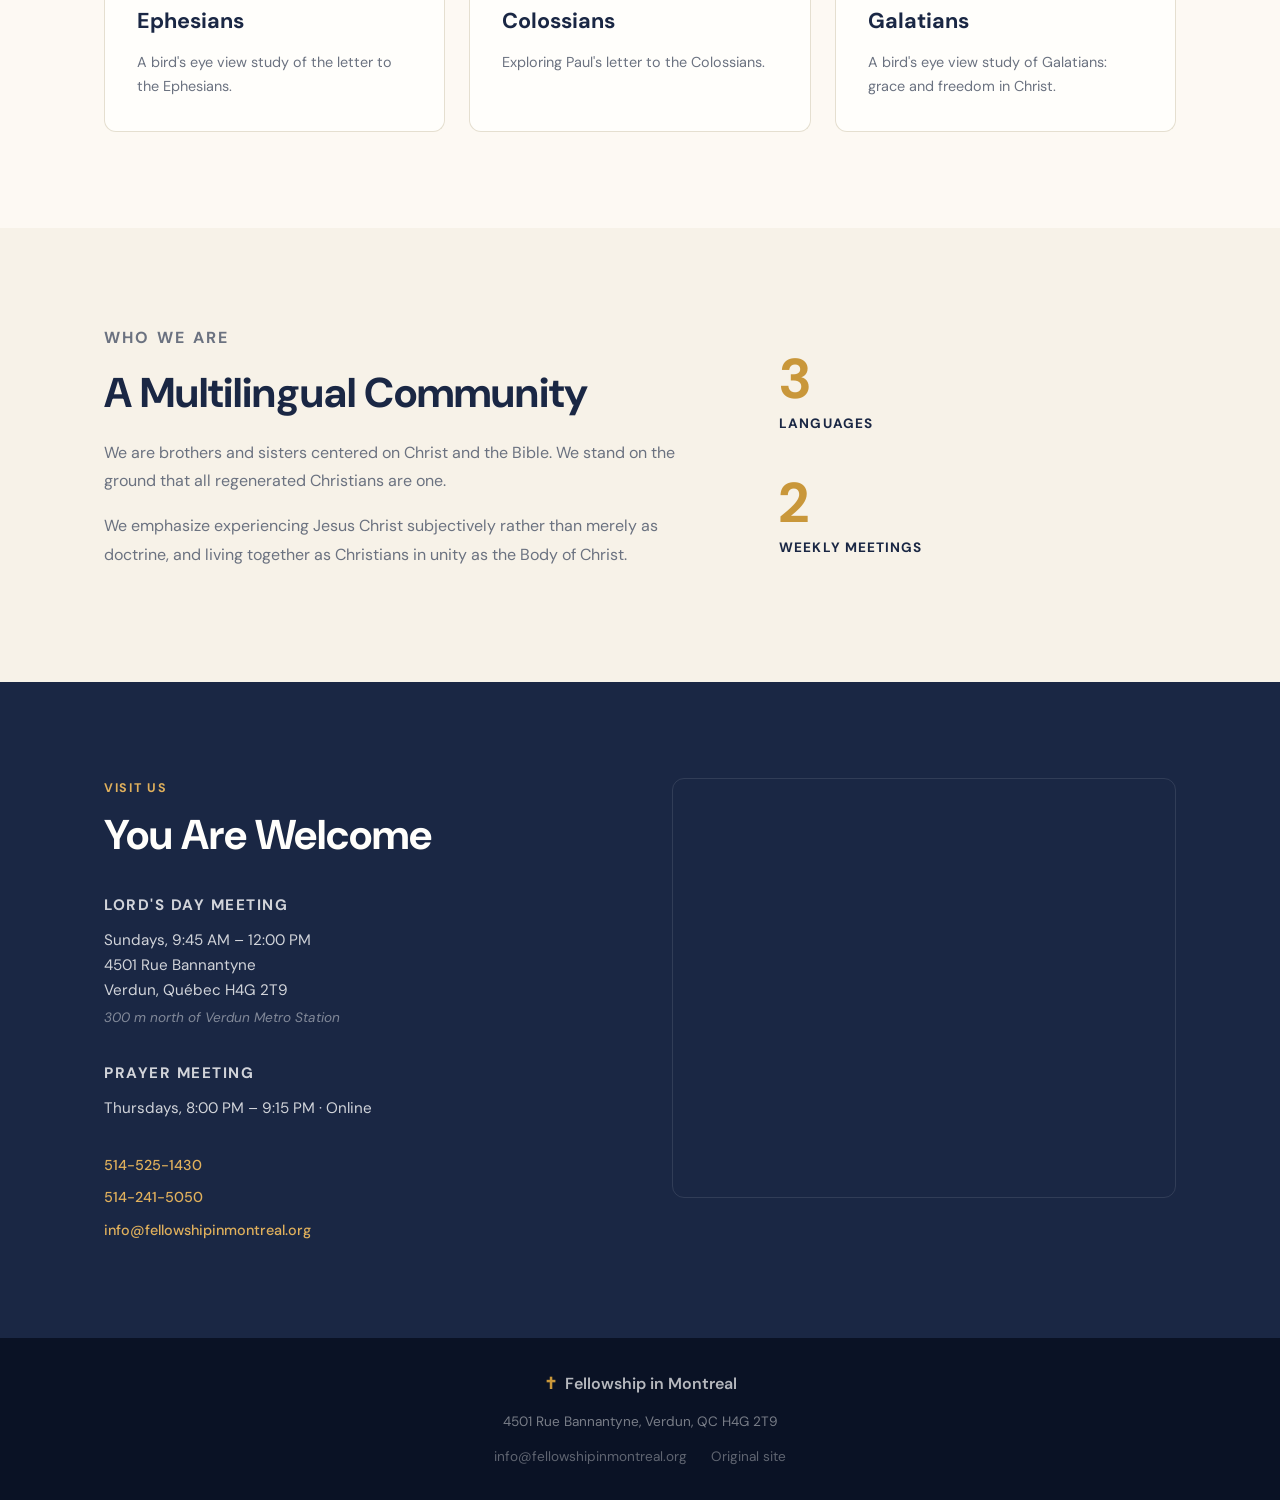
<file: templates/communaute/index.html>
<!DOCTYPE html>
<html lang="en">
<head>
  <meta charset="UTF-8">
  <meta name="viewport" content="width=device-width, initial-scale=1.0">
  <title>Fellowship in Montreal</title>
  <meta name="description" content="A Christian community in Montreal seeking God together. Lord's Day meetings in Verdun. Welcome in English, French, and Chinese.">
  <link rel="preconnect" href="https://fonts.googleapis.com">
  <link rel="preconnect" href="https://fonts.gstatic.com" crossorigin>
  <link href="https://fonts.googleapis.com/css2?family=DM+Sans:ital,opsz,wght@0,9..40,400;0,9..40,500;0,9..40,600;0,9..40,700;1,9..40,400&family=Noto+Sans+SC:wght@300;400;500;700&display=swap" rel="stylesheet">
  <link rel="stylesheet" href="css/styles.css">
</head>
<body>

  <!-- NAV -->
  <nav id="navbar">
    <div class="nav-inner">
      <a href="#" class="logo">
        <span class="logo-cross">✝</span>
        <div class="logo-text">
          <span class="logo-name"
            data-en="Fellowship in Montreal"
            data-fr="Communauté de Montréal"
            data-zh="蒙特利尔团契">Fellowship in Montreal</span>
        </div>
      </a>
      <ul class="nav-links">
        <li><a href="#verse"   data-en="Weekly Verse"  data-fr="Verset"       data-zh="每周经文">Weekly Verse</a></li>
        <li><a href="#events"  data-en="Events"         data-fr="Événements"   data-zh="活动">Events</a></li>
        <li><a href="#life"    data-en="Church Life"    data-fr="Vie d'église" data-zh="教会生活">Church Life</a></li>
        <li><a href="#gospel"  data-en="Gospel"         data-fr="Évangile"     data-zh="福音">Gospel</a></li>
        <li><a href="#about"   data-en="Who We Are"     data-fr="À propos"     data-zh="关于我们">Who We Are</a></li>
        <li><a href="#contact" data-en="Visit Us"       data-fr="Visite"       data-zh="来访">Visit Us</a></li>
      </ul>
      <div class="nav-actions">
        <div class="lang-toggle" id="lang-toggle" role="group" aria-label="Language">
          <button class="lang-btn active" data-lang="en">EN</button>
          <button class="lang-btn" data-lang="fr">FR</button>
          <button class="lang-btn" data-lang="zh">中文</button>
        </div>
        <button class="nav-hamburger" id="nav-hamburger" aria-label="Menu" aria-expanded="false">
          <span></span><span></span><span></span>
        </button>
      </div>
    </div>
    <div class="mobile-menu" id="mobile-menu">
      <a href="#verse"   data-en="Weekly Verse"  data-fr="Verset de la semaine" data-zh="每周经文">Weekly Verse</a>
      <a href="#events"  data-en="Events"         data-fr="Événements"           data-zh="活动">Events</a>
      <a href="#life"    data-en="Church Life"    data-fr="Vie d'église"         data-zh="教会生活">Church Life</a>
      <a href="#gospel"  data-en="Gospel"         data-fr="Évangile"             data-zh="福音">Gospel</a>
      <a href="#about"   data-en="Who We Are"     data-fr="Qui nous sommes"      data-zh="关于我们">Who We Are</a>
      <a href="#contact" data-en="Visit Us"       data-fr="Nous rendre visite"   data-zh="来访">Visit Us</a>
      <div class="mobile-lang">
        <button class="lang-btn" data-lang="en">EN</button>
        <button class="lang-btn" data-lang="fr">FR</button>
        <button class="lang-btn" data-lang="zh">中文</button>
      </div>
    </div>
  </nav>

  <!-- HERO -->
  <header id="hero">
    <div class="hero-overlay"></div>
    <div class="hero-content">
      <span class="hero-cross-icon" aria-hidden="true">✝</span>
      <p class="eyebrow"
        data-en="Verdun, Montréal"
        data-fr="Verdun, Montréal"
        data-zh="韦尔登，蒙特利尔">Verdun, Montréal</p>
      <h1
        data-en="Seeking God<br>Together"
        data-fr="Chercher Dieu<br>Ensemble"
        data-zh="一起<br>寻求神">Seeking God<br>Together</h1>
      <p class="hero-sub"
        data-en="A welcoming community of believers in Montreal, gathering to worship, study, and grow in faith."
        data-fr="Une communauté accueillante de croyants à Montréal, se réunissant pour adorer, étudier et grandir dans la foi."
        data-zh="蒙特利尔一个温馨的信徒群体，聚集在一起敬拜、学习，并在信仰中成长。">A welcoming community of believers in Montreal, gathering to worship, study, and grow in faith.</p>
      <div class="hero-btns">
        <a href="#events" class="btn-primary"
          data-en="Upcoming Meetings"
          data-fr="Prochaines réunions"
          data-zh="即将到来的聚会">Upcoming Meetings</a>
        <a href="#contact" class="btn-secondary"
          data-en="Visit Us"
          data-fr="Nous rendre visite"
          data-zh="来访我们">Visit Us</a>
      </div>
    </div>
    <div class="hero-scroll-hint">
      <span></span>
    </div>
  </header>

  <!-- WEEKLY VERSE -->
  <section id="verse">
    <div class="container">
      <span class="verse-ornament" aria-hidden="true">✝</span>
      <p class="section-label"
        data-en="Weekly Verse"
        data-fr="Verset de la semaine"
        data-zh="每周经文">Weekly Verse</p>
      <div class="verse-rule"></div>
      <blockquote class="verse-quote"
        data-en="&ldquo;But seek first his kingdom and his righteousness, and all these things will be given to you as well. Therefore do not worry about tomorrow, for tomorrow will worry about itself. Each day has enough trouble of its own.&rdquo;"
        data-fr="&laquo;&nbsp;Cherchez premièrement le royaume et la justice de Dieu; et toutes ces choses vous seront données par-dessus. Ne vous inquiétez donc pas du lendemain; car le lendemain aura soin de lui-même. À chaque jour suffit sa peine.&nbsp;&raquo;"
        data-zh="「你们要先求他的国和他的义，这些东西都要加给你们了。所以不要为明天忧虑，因为明天自有明天的忧虑；一天的难处一天当就够了。」">&ldquo;But seek first his kingdom and his righteousness, and all these things will be given to you as well. Therefore do not worry about tomorrow, for tomorrow will worry about itself. Each day has enough trouble of its own.&rdquo;</blockquote>
      <div class="verse-rule"></div>
      <cite class="verse-ref">Matthew 6:33–34</cite>
    </div>
  </section>

  <!-- UPCOMING EVENTS -->
  <section id="events">
    <div class="container">
      <p class="section-label"
        data-en="Upcoming Meetings"
        data-fr="Prochaines réunions"
        data-zh="即将到来的聚会">Upcoming Meetings</p>
      <h2
        data-en="Join Us This Week"
        data-fr="Rejoignez-nous cette semaine"
        data-zh="本周一起聚集">Join Us This Week</h2>
      <div class="events-grid">

        <div class="event-card">
          <div class="event-icon">🙏</div>
          <div class="event-body">
            <p class="event-type"
              data-en="Prayer &amp; Fellowship"
              data-fr="Prière et communion"
              data-zh="祷告与团契">Prayer &amp; Fellowship</p>
            <p class="event-date">May 21, 2026</p>
            <p class="event-time">8:00 PM – 9:15 PM</p>
            <p class="event-location"
              data-en="Online Meeting"
              data-fr="Réunion en ligne"
              data-zh="线上聚会">Online Meeting</p>
          </div>
          <a href="mailto:info@fellowshipinmontreal.org" class="event-link"
            data-en="Get the link →"
            data-fr="Obtenir le lien →"
            data-zh="获取链接 →">Get the link →</a>
        </div>

        <div class="event-card featured">
          <div class="event-icon">📖</div>
          <div class="event-body">
            <p class="event-type"
              data-en="Lord's Day Meeting"
              data-fr="Réunion du Jour du Seigneur"
              data-zh="主日聚会">Lord's Day Meeting</p>
            <p class="event-date">May 24, 2026</p>
            <p class="event-time">9:45 AM – 12:00 PM</p>
            <p class="event-location"
              data-en="4501 Rue Bannantyne, Verdun"
              data-fr="4501, rue Bannantyne, Verdun"
              data-zh="4501 Bannantyne街，韦尔登">4501 Rue Bannantyne, Verdun</p>
          </div>
          <a href="#contact" class="event-link"
            data-en="Get directions →"
            data-fr="Itinéraire →"
            data-zh="获取路线 →">Get directions →</a>
        </div>

      </div>
    </div>
  </section>

  <!-- CHURCH LIFE -->
  <section id="life">
    <div class="container">
      <p class="section-label"
        data-en="Church Life"
        data-fr="Vie d'église"
        data-zh="教会生活">Church Life</p>
      <h2
        data-en="Growing Together in Faith"
        data-fr="Grandir ensemble dans la foi"
        data-zh="在信仰中共同成长">Growing Together in Faith</h2>
      <div class="life-grid">

        <div class="life-card">
          <div class="life-icon">🎵</div>
          <h3 data-en="Worship &amp; Hymns" data-fr="Adoration et cantiques" data-zh="敬拜与诗歌">Worship &amp; Hymns</h3>
          <p data-en="Hymns in English, French, and Chinese, lifting our hearts together in praise."
             data-fr="Des cantiques en anglais, français et chinois, élevant nos cœurs ensemble dans la louange."
             data-zh="用英语、法语和中文唱诗歌，一同在赞美中举心向上。">Hymns in English, French, and Chinese, lifting our hearts together in praise.</p>
        </div>

        <div class="life-card">
          <div class="life-icon">📻</div>
          <h3 data-en="Audio Recordings" data-fr="Enregistrements audio" data-zh="音频录音">Audio Recordings</h3>
          <p data-en="Listen to recordings of Lord's Day fellowship meetings and Bible studies."
             data-fr="Écoutez les enregistrements des réunions du Jour du Seigneur et des études bibliques."
             data-zh="收听主日团契聚会和圣经学习的录音。">Listen to recordings of Lord's Day fellowship meetings and Bible studies.</p>
        </div>

        <div class="life-card">
          <div class="life-icon">🌾</div>
          <h3 data-en="Gleanings" data-fr="Glanes" data-zh="拾穗">Gleanings</h3>
          <p data-en="Gleanings: Sowing and Reaping."
             data-fr="Glanes : Semer et récolter."
             data-zh="拾穗：播种与收获。">Gleanings: Sowing and Reaping.</p>
        </div>

        <div class="life-card">
          <div class="life-icon">🇫🇷</div>
          <h3 data-en="French Corner" data-fr="Le Coin Français" data-zh="法语角">French Corner</h3>
          <p data-en="Ministry resources in French."
             data-fr="Ressources ministérielles en français."
             data-zh="法语事工资源。">Ministry resources in French.</p>
        </div>

      </div>
    </div>
  </section>

  <!-- GOSPEL -->
  <section id="gospel">
    <div class="container gospel-inner">
      <div class="gospel-text">
        <p class="section-label"
          data-en="The Gospel"
          data-fr="L'Évangile"
          data-zh="福音">The Gospel</p>
        <h2
          data-en="Good News for Everyone"
          data-fr="Bonne nouvelle pour tous"
          data-zh="人人皆可得的好消息">Good News for Everyone</h2>
        <p
          data-en="Gospel meetings, Gospel hymns, Gospel FAQs, Gospel testimonies, Gospel messages."
          data-fr="Réunions d'évangile, cantiques d'évangile, questions fréquentes, témoignages et messages d'évangile."
          data-zh="福音聚会、福音诗歌、福音常见问题、福音见证、福音信息。">Gospel meetings, Gospel hymns, Gospel FAQs, Gospel testimonies, Gospel messages.</p>
        <a href="mailto:info@fellowshipinmontreal.org" class="btn-outline"
          data-en="Learn more →"
          data-fr="En savoir plus →"
          data-zh="了解更多 →">Learn more →</a>
      </div>
      <div class="gospel-verse">
        <blockquote
          data-en="&ldquo;And they went forth, and preached every where, the Lord working with them, and confirming the word with signs following.&rdquo;"
          data-fr="&laquo;&nbsp;Et eux, étant partis, prêchèrent partout, le Seigneur travaillant avec eux et confirmant la parole par les miracles qui l'accompagnaient.&nbsp;&raquo;"
          data-zh="「门徒出去，到处宣传福音。主和他们同工，用神迹随着，证实所传的道。」">&ldquo;And they went forth, and preached every where, the Lord working with them, and confirming the word with signs following.&rdquo;</blockquote>
        <cite>Mark 16:20</cite>
      </div>
    </div>
  </section>

  <!-- BIBLE STUDY -->
  <section id="study">
    <div class="container">
      <p class="section-label"
        data-en="Study of the Bible"
        data-fr="Étude biblique"
        data-zh="圣经学习">Study of the Bible</p>
      <h2
        data-en="Dig Into the Word"
        data-fr="Plonger dans la Parole"
        data-zh="深入话语">Dig Into the Word</h2>
      <div class="study-grid">
        <div class="study-card">
          <p class="study-book">Ephesians</p>
          <p class="study-desc"
            data-en="A bird's eye view study of the letter to the Ephesians."
            data-fr="Une étude panoramique de l'épître aux Éphésiens."
            data-zh="以弗所书鸟瞰式研习。">A bird's eye view study of the letter to the Ephesians.</p>
        </div>
        <div class="study-card">
          <p class="study-book">Colossians</p>
          <p class="study-desc"
            data-en="Exploring Paul's letter to the Colossians."
            data-fr="Explorer l'épître de Paul aux Colossiens."
            data-zh="探索保罗写给歌罗西人的书信。">Exploring Paul's letter to the Colossians.</p>
        </div>
        <div class="study-card">
          <p class="study-book">Galatians</p>
          <p class="study-desc"
            data-en="A bird's eye view study of Galatians: grace and freedom in Christ."
            data-fr="Une étude panoramique des Galates : la grâce et la liberté en Christ."
            data-zh="加拉太书鸟瞰式研习：基督里的恩典与自由。">A bird's eye view study of Galatians: grace and freedom in Christ.</p>
        </div>
      </div>
    </div>
  </section>

  <!-- WHO WE ARE -->
  <section id="about">
    <div class="container about-inner">
      <div class="about-text">
        <p class="section-label"
          data-en="Who We Are"
          data-fr="Qui nous sommes"
          data-zh="关于我们">Who We Are</p>
        <h2
          data-en="A Multilingual Community"
          data-fr="Une communauté multilingue"
          data-zh="多语言群体">A Multilingual Community</h2>
        <p
          data-en="We are brothers and sisters centered on Christ and the Bible. We stand on the ground that all regenerated Christians are one."
          data-fr="Nous sommes des frères et sœurs centrés sur Christ et la Bible. Nous nous tenons sur le terrain que tous les chrétiens régénérés sont un."
          data-zh="我们是以基督和圣经为中心的弟兄姊妹。我们站在所有重生基督徒合而为一的立场上。">We are brothers and sisters centered on Christ and the Bible. We stand on the ground that all regenerated Christians are one.</p>
        <p
          data-en="We emphasize experiencing Jesus Christ subjectively rather than merely as doctrine, and living together as Christians in unity as the Body of Christ."
          data-fr="Nous mettons l'accent sur l'expérience subjective de Jésus-Christ plutôt que sur la simple doctrine, et sur le fait de vivre ensemble en tant que chrétiens dans l'unité du Corps de Christ."
          data-zh="我们强调主观地经历耶稣基督，而不仅仅是将祂当作教义，并作为基督的身体，在合一中共同生活。">We emphasize experiencing Jesus Christ subjectively rather than merely as doctrine, and living together as Christians in unity as the Body of Christ.</p>
      </div>
      <div class="about-stats">
        <div class="stat">
          <span class="stat-num">3</span>
          <span class="stat-label"
            data-en="Languages"
            data-fr="Langues"
            data-zh="语言">Languages</span>
        </div>
        <div class="stat">
          <span class="stat-num">2</span>
          <span class="stat-label"
            data-en="Weekly Meetings"
            data-fr="Réunions hebdomadaires"
            data-zh="每周聚会">Weekly Meetings</span>
        </div>
      </div>
    </div>
  </section>

  <!-- VISIT / CONTACT -->
  <section id="contact">
    <div class="container contact-inner">
      <div class="contact-info">
        <p class="section-label"
          data-en="Visit Us"
          data-fr="Nous rendre visite"
          data-zh="来访我们">Visit Us</p>
        <h2
          data-en="You Are Welcome"
          data-fr="Vous êtes le bienvenu"
          data-zh="欢迎您来">You Are Welcome</h2>

        <div class="contact-block">
          <p class="contact-heading"
            data-en="Lord's Day Meeting"
            data-fr="Réunion du Jour du Seigneur"
            data-zh="主日聚会">Lord's Day Meeting</p>
          <p data-en="Sundays, 9:45 AM – 12:00 PM"
             data-fr="Dimanches, 9h45 – 12h00"
             data-zh="周日，上午9:45 – 12:00">Sundays, 9:45 AM – 12:00 PM</p>
          <p>4501 Rue Bannantyne<br>Verdun, Québec H4G 2T9</p>
          <p class="contact-note"
            data-en="300 m north of Verdun Metro Station"
            data-fr="300 m au nord du métro Verdun"
            data-zh="韦尔登地铁站以北300米">300 m north of Verdun Metro Station</p>
        </div>

        <div class="contact-block">
          <p class="contact-heading"
            data-en="Prayer Meeting"
            data-fr="Réunion de prière"
            data-zh="祷告会">Prayer Meeting</p>
          <p data-en="Thursdays, 8:00 PM – 9:15 PM · Online"
             data-fr="Jeudis, 20h00 – 21h15 · En ligne"
             data-zh="周四，晚上8:00 – 9:15 · 线上">Thursdays, 8:00 PM – 9:15 PM · Online</p>
        </div>

        <div class="contact-links">
          <a href="tel:5145251430">514-525-1430</a>
          <a href="tel:5142415050">514-241-5050</a>
          <a href="mailto:info@fellowshipinmontreal.org">info@fellowshipinmontreal.org</a>
        </div>
      </div>

      <div class="contact-map">
        <iframe
          title="Fellowship in Montreal location"
          src="https://www.google.com/maps/embed?pb=!1m18!1m12!1m3!1d2795.6!2d-73.5718!3d45.4603!2m3!1f0!2f0!3f0!3m2!1i1024!2i768!4f13.1!3m3!1m2!1s0x4cc9103e9b2b2b2b%3A0x0!2s4501+Rue+Bannantyne%2C+Verdun%2C+QC+H4G+2T9!5e0!3m2!1sen!2sca!4v1"
          width="100%" height="100%" style="border:0;" allowfullscreen="" loading="lazy"
          referrerpolicy="no-referrer-when-downgrade"></iframe>
      </div>
    </div>
  </section>

  <!-- FOOTER -->
  <footer id="footer">
    <div class="container footer-inner">
      <div class="footer-brand">
        <span class="logo-cross">✝</span>
        <span data-en="Fellowship in Montreal"
              data-fr="Communauté de Montréal"
              data-zh="蒙特利尔团契">Fellowship in Montreal</span>
      </div>
      <p class="footer-address">4501 Rue Bannantyne, Verdun, QC H4G 2T9</p>
      <div class="footer-links">
        <a href="mailto:info@fellowshipinmontreal.org">info@fellowshipinmontreal.org</a>
        <a href="https://fellowshipinmontreal.org" target="_blank" rel="noopener"
          data-en="Original site"
          data-fr="Site original"
          data-zh="原始网站">Original site</a>
      </div>
    </div>
  </footer>

  <script src="js/main.js"></script>
</body>
</html>
</file>
<file: css/styles.css>
/* ─── TOKENS ──────────────────────────────────────────── */
:root {
  --c-bg:       #FAF5EC;              /* warm cream parchment         */
  --c-surface:  #F1E8D4;              /* slightly deeper parchment    */
  --c-dark:     #1D0E06;              /* deep espresso                */
  --c-panel:    #2B1508;              /* dark mocha panel             */
  --c-border:   rgba(110,68,28,.18);  /* warm brown                   */
  --c-text:     #221208;              /* dark espresso text           */
  --c-muted:    rgba(34,18,8,.58);    /* muted warm                   */
  --c-accent:   #C4531C;              /* terracotta / pain d'épices   */
  --c-gold:     #C9903A;              /* golden wheat                 */
  --c-cream:    #F5EDD8;              /* light text for dark sections */

  --ff-head:    'DM Sans', system-ui, sans-serif;
  --ff-body:    'Inter', system-ui, sans-serif;
  --ff-deco:    'Playfair Display', Georgia, serif; /* bakery accents only */

  --nav-h:      64px;
  --radius:     14px;
  --ease-out:   cubic-bezier(.22,1,.36,1);

  scroll-behavior: smooth;
  scroll-padding-top: var(--nav-h);
}

:root:lang(zh), :root:lang(zh-Hans) {
  --ff-head: 'Noto Sans SC', sans-serif;
  --ff-body: 'Noto Sans SC', sans-serif;
}

/* ─── RESET ───────────────────────────────────────────── */
*, *::before, *::after { box-sizing: border-box; margin: 0; padding: 0; }
img { display: block; width: 100%; height: auto; }
a   { color: inherit; text-decoration: none; }
ul  { list-style: none; }
button { cursor: pointer; background: none; border: none; font: inherit; }
input, select, textarea { font: inherit; }

/* ─── BASE ────────────────────────────────────────────── */
body {
  font-family: var(--ff-body);
  background: var(--c-bg);
  color: var(--c-text);
  -webkit-font-smoothing: antialiased;
  overflow-x: hidden;
}
h1, h2, h3 { font-family: var(--ff-head); line-height: 1.2; }
h1 { font-size: clamp(2.4rem, 6vw, 4.8rem); font-weight: 800; letter-spacing: -.02em; }
h2 { font-size: clamp(1.9rem, 4vw, 3rem);   font-weight: 700; letter-spacing: -.01em; }
h3 { font-size: 1rem; font-weight: 600; }
p  { line-height: 1.7; color: var(--c-muted); }

.label {
  font-size: .7rem;
  font-weight: 700;
  letter-spacing: .16em;
  text-transform: uppercase;
  color: var(--c-accent);
  margin-bottom: .75rem;
  display: flex;
  align-items: center;
  gap: .55rem;
  font-family: var(--ff-body);
}
.label::before {
  content: '✦';
  display: inline-block;
  width: auto; height: auto;
  background: none;
  font-size: .65em;
  opacity: .85;
  flex-shrink: 0;
  line-height: 1;
}
.label::after {
  content: '';
  display: block;
  flex: 1;
  height: 1px;
  background: currentColor;
  opacity: .2;
}

/* ─── NAVBAR ──────────────────────────────────────────── */
#navbar {
  position: fixed;
  top: 0; left: 0; right: 0;
  z-index: 100;
  height: var(--nav-h);
  display: flex;
  align-items: center;
  background: rgba(29,14,6,.96);
  backdrop-filter: blur(18px);
  -webkit-backdrop-filter: blur(18px);
  border-bottom: 1px solid transparent;
  transition: border-color .3s;
  /* override tokens for dark nav */
  --c-text:   #FAF5EC;
  --c-muted:  rgba(250,245,236,.68);
  --c-border: rgba(250,245,236,.12);
  --c-accent: var(--c-gold);
}
#navbar.scrolled { border-color: rgba(201,144,58,.28); }

.nav-inner {
  max-width: 1200px;
  margin: 0 auto;
  padding: 0 1.5rem;
  width: 100%;
  display: flex;
  align-items: center;
  justify-content: space-between;
}

.logo { display: flex; align-items: center; gap: .5rem; }
.logo-name {
  font-family: var(--ff-head);
  font-size: 1.05rem;
  font-weight: 700;
  letter-spacing: .04em;
  color: var(--c-text);
}

.nav-links {
  display: flex;
  align-items: center;
  gap: 2rem;
  list-style: none;
}

.nav-actions { display: flex; align-items: center; gap: 1rem; }

.nav-link {
  font-size: .82rem;
  font-weight: 500;
  color: var(--c-muted);
  letter-spacing: .01em;
  transition: color .2s;
  position: relative;
}
.nav-link::after {
  content: '';
  position: absolute;
  bottom: -3px; left: 0; right: 0;
  height: 1.5px;
  background: var(--c-gold);
  transform: scaleX(0);
  transition: transform .25s var(--ease-out);
  transform-origin: left;
}
.nav-link:hover { color: var(--c-text); }
.nav-link:hover::after { transform: scaleX(1); }

/* Language toggle */
.lang-toggle {
  display: flex;
  align-items: center;
  background: rgba(255,255,255,.07);
  border: 1px solid var(--c-border);
  border-radius: 6px;
  padding: 3px;
  gap: 2px;
}
.lang-btn {
  font-size: .7rem;
  font-weight: 700;
  letter-spacing: .07em;
  color: var(--c-muted);
  padding: .28rem .55rem;
  border-radius: 4px;
  background: none;
  border: none;
  cursor: pointer;
  transition: background .2s, color .2s;
  font-family: var(--ff-body);
}
.lang-btn:hover { color: var(--c-text); }
.lang-btn.active { background: var(--c-gold); color: #1D0E06; }

/* Nav CTA */
.btn-nav-cta {
  display: inline-flex;
  align-items: center;
  font-size: .75rem;
  font-weight: 700;
  letter-spacing: .07em;
  text-transform: uppercase;
  padding: .5rem 1.1rem;
  background: var(--c-accent);
  color: #fff;
  border-radius: 6px;
  font-family: var(--ff-body);
  transition: background .2s, transform .2s var(--ease-out), box-shadow .2s;
  box-shadow: 0 2px 12px rgba(196,83,28,.25);
  white-space: nowrap;
}
.btn-nav-cta:hover {
  background: #a84317;
  transform: translateY(-1px);
  box-shadow: 0 4px 18px rgba(196,83,28,.35);
}

/* Mobile lang */
.mobile-lang {
  display: flex;
  gap: .5rem;
  padding: .75rem 0 .25rem;
}
.mobile-lang .lang-btn {
  font-size: .8rem;
  padding: .4rem .8rem;
  border: 1px solid var(--c-border);
  border-radius: 4px;
}

/* ─── HERO ────────────────────────────────────────────── */
#hero {
  min-height: 100svh;
  display: flex;
  align-items: center;
  padding: calc(var(--nav-h) + 4rem) 1.5rem 6rem;
  position: relative;
  overflow: hidden;
  background:
    radial-gradient(ellipse 110% 70% at 50% 115%, rgba(196,83,28,.09) 0%, transparent 60%),
    radial-gradient(ellipse 65% 50% at 8% 92%,   rgba(201,144,58,.07) 0%, transparent 55%),
    radial-gradient(ellipse 65% 50% at 92% 88%,  rgba(201,144,58,.06) 0%, transparent 55%),
    var(--c-bg);
}

/* linen/canvas weave texture */
#hero::before {
  content: '';
  position: absolute;
  inset: 0;
  background-image:
    repeating-linear-gradient(0deg,   transparent, transparent 3px, rgba(110,68,28,.03) 3px, rgba(110,68,28,.03) 4px),
    repeating-linear-gradient(90deg,  transparent, transparent 3px, rgba(110,68,28,.02) 3px, rgba(110,68,28,.02) 4px);
  background-size: 4px 4px;
  pointer-events: none;
}

/* warm sunlight glow from below */
#hero::after {
  content: '';
  position: absolute;
  bottom: -18%; left: 50%;
  transform: translateX(-50%);
  width: 900px; height: 700px;
  background: radial-gradient(ellipse, rgba(201,144,58,.14) 0%, transparent 68%);
  pointer-events: none;
}

.hero-inner {
  max-width: 820px;
  margin: 0 auto;
  text-align: center;
  position: relative;
  z-index: 1;
}

.eyebrow {
  font-size: .78rem;
  font-weight: 600;
  letter-spacing: .14em;
  text-transform: uppercase;
  color: var(--c-muted);
  margin-bottom: 1.2rem;
  font-family: var(--ff-body);
}

h1 em {
  font-style: normal;
  color: var(--c-accent);
}

.hero-sub {
  font-size: 1.08rem;
  max-width: 520px;
  margin: 1.4rem auto 2.4rem;
}

.hero-btns { display: flex; gap: .9rem; justify-content: center; flex-wrap: wrap; margin-bottom: 3.5rem; }

.btn-primary {
  display: inline-flex;
  align-items: center;
  gap: .4rem;
  padding: .9rem 2rem;
  background: var(--c-accent);
  color: #fff;
  font-weight: 700;
  font-size: .85rem;
  border-radius: 6px;
  font-family: var(--ff-body);
  letter-spacing: .06em;
  text-transform: uppercase;
  transition: background .2s, transform .2s var(--ease-out), box-shadow .2s;
  box-shadow: 0 4px 20px rgba(196,83,28,.2);
}
.btn-primary:hover {
  background: #a84317;
  transform: translateY(-2px);
  box-shadow: 0 8px 28px rgba(196,83,28,.32);
}
.btn-primary:active { transform: translateY(0); }

.btn-ghost {
  display: inline-flex;
  align-items: center;
  padding: .9rem 2rem;
  border: 1.5px solid rgba(34,18,8,.22);
  color: var(--c-text);
  font-weight: 500;
  font-size: .85rem;
  border-radius: 6px;
  letter-spacing: .04em;
  transition: border-color .2s, background .2s, transform .2s var(--ease-out);
}
.btn-ghost:hover {
  border-color: rgba(34,18,8,.4);
  background: rgba(34,18,8,.05);
  transform: translateY(-2px);
}
.btn-ghost:active { transform: translateY(0); }

.hero-stats {
  display: flex;
  align-items: center;
  justify-content: center;
  gap: 2.5rem;
  flex-wrap: wrap;
}
.stat { text-align: center; }
.stat-n {
  display: block;
  font-family: var(--ff-head);
  font-size: 1.5rem;
  font-weight: 700;
  color: var(--c-text);
  line-height: 1.1;
}
.stat-l {
  font-size: .75rem;
  color: var(--c-muted);
  letter-spacing: .04em;
}
.stat-price {
  color: var(--c-accent);
  font-size: 2rem;
}
.stat-div {
  width: 1px;
  height: 36px;
  background: rgba(34,18,8,.18);
}

/* Hero orbs — warm candlelight */
.hero-orb {
  position: absolute;
  border-radius: 50%;
  pointer-events: none;
  filter: blur(90px);
}
.hero-orb-1 {
  width: 650px; height: 650px;
  background: radial-gradient(circle, rgba(196,83,28,.16) 0%, transparent 70%);
  top: -200px; left: -200px;
  animation: float 20s ease-in-out infinite;
}
.hero-orb-2 {
  width: 480px; height: 480px;
  background: radial-gradient(circle, rgba(201,144,58,.12) 0%, transparent 70%);
  bottom: -110px; right: -100px;
  animation: float 25s ease-in-out infinite reverse;
}

/* floating flour-dust particles (added via JS) */
.hero-particle {
  position: absolute;
  bottom: 0;
  border-radius: 50%;
  background: var(--c-gold);
  pointer-events: none;
  z-index: 0;
  filter: blur(1.5px);
  animation: particleDrift linear infinite;
}
@keyframes particleDrift {
  0%   { transform: translateY(0) scale(.5); opacity: 0; }
  12%  { opacity: 1; }
  88%  { opacity: .55; }
  100% { transform: translateY(-100vh) scale(1.1); opacity: 0; }
}

/* ─── TICKER STRIP ────────────────────────────────────── */
.ticker {
  background: var(--c-dark);
  overflow: hidden;
  padding: .7rem 0;
  border-top:    1px solid rgba(201,144,58,.22);
  border-bottom: 1px solid rgba(201,144,58,.22);
}
.ticker-track {
  display: flex;
  align-items: center;
  gap: 2.2rem;
  width: max-content;
  animation: marqueeScroll 32s linear infinite;
}
.ticker-track:hover { animation-play-state: paused; }
.ticker-track span {
  font-family: var(--ff-deco);  /* Playfair for the marquee banner */
  font-size: .8rem;
  font-weight: 400;
  font-style: italic;
  color: rgba(250,245,236,.72);
  white-space: nowrap;
  letter-spacing: .04em;
}
.ticker-sep {
  color: var(--c-gold) !important;
  font-style: normal !important;
  font-size: .6rem !important;
  opacity: .9;
  flex-shrink: 0;
}
@keyframes marqueeScroll {
  from { transform: translateX(0); }
  to   { transform: translateX(-50%); }
}

/* ─── SECTION SHARED ──────────────────────────────────── */
.section-inner {
  max-width: 1200px;
  margin: 0 auto;
  padding: 6rem 1.5rem;
}
.section-top { margin-bottom: 3.5rem; }
.section-top h2 { margin-bottom: 1rem; }
.section-sub { max-width: 560px; font-size: .95rem; }

/* ─── TEMPLATES GRID ──────────────────────────────────── */
#templates {
  background: var(--c-surface);
  background-image: radial-gradient(rgba(110,68,28,.09) 1px, transparent 1px);
  background-size: 28px 28px;
}

.templates-grid {
  display: grid;
  grid-template-columns: repeat(auto-fill, minmax(320px, 1fr));
  gap: 1.5rem;
}

/* card */
.tpl-card {
  background: var(--c-bg);
  border: 1px solid rgba(110,68,28,.2);
  border-radius: var(--radius);
  overflow: hidden;
  transition: box-shadow .35s var(--ease-out), border-color .25s;
  will-change: transform;
}
.tpl-card:hover {
  box-shadow: 0 16px 48px rgba(34,18,8,.18);
  border-color: rgba(110,68,28,.35);
}
.tpl-card.soon { opacity: .75; }
.tpl-card.soon:hover { opacity: 1; transform: translateY(-4px); }
.tpl-card.live:hover {
  box-shadow: 0 0 0 1px rgba(196,83,28,.22), 0 20px 56px rgba(34,18,8,.22);
}

/* mini browser preview */
.card-preview {
  display: block;
  background: #1a1a1a;
  aspect-ratio: 16/9;
  overflow: hidden;
  position: relative;
  cursor: pointer;
}
a.card-preview:hover .preview-hero { opacity: .85; }

.preview-chrome {
  display: flex;
  align-items: center;
  gap: 5px;
  padding: 6px 10px;
  background: rgba(0,0,0,.5);
  border-bottom: 1px solid rgba(255,255,255,.06);
  position: relative;
  z-index: 2;
}
.preview-chrome span {
  width: 7px; height: 7px;
  border-radius: 50%;
  background: rgba(255,255,255,.2);
}
.preview-chrome span:nth-child(1) { background: #FF5F57; }
.preview-chrome span:nth-child(2) { background: #FEBC2E; }
.preview-chrome span:nth-child(3) { background: #28C840; }
.preview-url {
  flex: 1;
  font-size: .6rem;
  color: rgba(255,255,255,.3);
  text-align: center;
  font-family: monospace;
}

.preview-body { padding: 8px; display: flex; flex-direction: column; gap: 6px; }

.preview-hero {
  border-radius: 4px;
  height: 70px;
  display: flex;
  flex-direction: column;
  justify-content: center;
  padding: 8px 10px;
  gap: 4px;
  transition: opacity .25s;
}
.ph-title { height: 8px; background: rgba(255,255,255,.7); border-radius: 4px; width: 60%; }
.ph-sub   { height: 5px; background: rgba(255,255,255,.4); border-radius: 4px; width: 40%; }
.ph-btn   { height: 14px; border-radius: 8px; width: 28%; margin-top: 4px; }

.preview-cards { display: flex; gap: 5px; }
.ph-card {
  flex: 1;
  height: 30px;
  border-radius: 4px;
  border: 1px solid rgba(255,255,255,.15);
  background: rgba(255,255,255,.03);
}

/* soon overlay */
.soon-overlay {
  position: absolute;
  inset: 0;
  display: flex;
  align-items: center;
  justify-content: center;
  background: rgba(0,0,0,.55);
  backdrop-filter: blur(2px);
}
.soon-overlay span {
  font-family: var(--ff-body);
  font-size: .78rem;
  font-weight: 700;
  letter-spacing: .1em;
  text-transform: uppercase;
  color: rgba(255,255,255,.7);
  border: 1.5px solid rgba(255,255,255,.3);
  border-radius: 50px;
  padding: .3rem .9rem;
}

/* card meta */
.card-meta { padding: 1.25rem; }

.card-top {
  display: flex;
  align-items: center;
  justify-content: space-between;
  margin-bottom: .6rem;
}
.card-type { font-size: .75rem; font-weight: 600; color: var(--c-muted); }

.badge-live {
  font-size: .65rem;
  font-weight: 700;
  letter-spacing: .06em;
  text-transform: uppercase;
  background: rgba(40,140,65,.1);
  color: #2A8040;
  border: 1px solid rgba(40,140,65,.25);
  border-radius: 50px;
  padding: .2rem .6rem;
  animation: pulse-glow 2.5s ease-in-out infinite;
}
.badge-soon {
  font-size: .65rem;
  font-weight: 600;
  letter-spacing: .06em;
  text-transform: uppercase;
  color: var(--c-muted);
  border: 1px solid var(--c-border);
  border-radius: 50px;
  padding: .2rem .6rem;
}

.card-meta h3 { font-size: 1.05rem; color: var(--c-text); margin-bottom: .4rem; }
.card-meta p  { font-size: .82rem; line-height: 1.5; margin-bottom: .9rem; }

.palette {
  display: flex;
  gap: 5px;
  margin-bottom: .9rem;
}
.palette span {
  width: 16px; height: 16px;
  border-radius: 50%;
  border: 1.5px solid rgba(0,0,0,.1);
  flex-shrink: 0;
}

.btn-demo {
  display: inline-flex;
  align-items: center;
  font-size: .82rem;
  font-weight: 600;
  color: var(--c-accent);
  transition: gap .2s, color .2s;
  gap: .25rem;
}
.btn-demo:hover { gap: .5rem; color: #a84317; }

/* ─── HOW IT WORKS ────────────────────────────────────── */
#how {
  background: var(--c-panel);
  border-top:    1px solid rgba(201,144,58,.22);
  border-bottom: 1px solid rgba(201,144,58,.22);
  /* override tokens so children use light colours */
  --c-bg:      rgba(255,255,255,.04);
  --c-surface: rgba(255,255,255,.06);
  --c-border:  rgba(201,144,58,.22);
  --c-text:    var(--c-cream);
  --c-muted:   rgba(245,237,216,.62);
  --c-accent:  var(--c-gold);
  color:        var(--c-cream);
}
#how h2 { color: var(--c-cream); }

.steps {
  display: grid;
  grid-template-columns: repeat(auto-fill, minmax(220px, 1fr));
  gap: 2rem;
}

.step {
  padding: 1.5rem;
  background: rgba(255,255,255,.04);
  border: 1px solid rgba(201,144,58,.22);
  border-radius: var(--radius);
  transition: border-color .25s, background .25s;
}
.step:hover {
  border-color: rgba(201,144,58,.45);
  background: rgba(255,255,255,.07);
}

.step-n {
  font-family: var(--ff-deco);  /* Playfair for decorative numbers */
  font-size: 2.2rem;
  font-weight: 700;
  font-style: italic;
  display: block;
  margin-bottom: .6rem;
  line-height: 1;
  background: linear-gradient(160deg, var(--c-gold) 0%, rgba(201,144,58,.28) 100%);
  -webkit-background-clip: text;
  -webkit-text-fill-color: transparent;
  background-clip: text;
}
.step h3 { color: var(--c-cream); margin-bottom: .5rem; font-size: .95rem; font-style: normal; }
.step p  { font-size: .85rem; color: rgba(245,237,216,.62); }

/* ─── CONTACT ─────────────────────────────────────────── */
#contact {
  background: var(--c-bg);
  padding: 6rem 1.5rem;
}

.contact-inner {
  max-width: 1100px;
  margin: 0 auto;
  display: grid;
  grid-template-columns: 1fr 1fr;
  gap: 5rem;
  align-items: start;
}

.contact-text h2   { margin-bottom: 1.2rem; }
.contact-text > p  { margin-bottom: 2rem; font-size: .95rem; }

.contact-links { display: flex; flex-direction: column; gap: .9rem; }
.contact-item  { display: flex; align-items: center; gap: .75rem; font-size: .9rem; color: var(--c-muted); }
.ci-icon { font-size: 1rem; flex-shrink: 0; }
a.contact-item:hover span:last-child { color: var(--c-text); }

/* form */
.form-group { display: flex; flex-direction: column; gap: .4rem; margin-bottom: 1.1rem; }

label {
  font-size: .72rem;
  font-weight: 700;
  letter-spacing: .08em;
  text-transform: uppercase;
  color: rgba(196,83,28,.82);
  font-family: var(--ff-body);
}

input, textarea {
  padding: .8rem 1rem;
  background: #fff;
  border: 1.5px solid rgba(110,68,28,.22);
  border-radius: 8px;
  color: var(--c-text);
  font-size: .95rem;
  outline: none;
  transition: border-color .2s, box-shadow .2s;
}
input::placeholder, textarea::placeholder { color: rgba(34,18,8,.28); }
input:focus, textarea:focus {
  border-color: rgba(196,83,28,.5);
  box-shadow: 0 0 0 3px rgba(196,83,28,.08);
}
textarea { resize: vertical; min-height: 90px; }

.btn-submit {
  display: flex;
  align-items: center;
  justify-content: center;
  gap: .5rem;
  width: 100%;
  padding: .95rem;
  background: var(--c-accent);
  color: #fff;
  font-family: var(--ff-body);
  font-size: .85rem;
  font-weight: 700;
  letter-spacing: .06em;
  text-transform: uppercase;
  border-radius: 6px;
  transition: background .2s, transform .2s var(--ease-out), box-shadow .2s;
  box-shadow: 0 4px 20px rgba(196,83,28,.18);
}
.btn-submit:hover {
  background: #a84317;
  transform: translateY(-2px);
  box-shadow: 0 8px 28px rgba(196,83,28,.28);
}
.btn-submit:active { transform: translateY(0); }

#form-success {
  margin-top: .9rem;
  text-align: center;
  font-size: .85rem;
  color: #2A8040;
  font-weight: 500;
  min-height: 1.2rem;
}

/* ─── FOOTER ──────────────────────────────────────────── */
footer {
  background: var(--c-dark);
  border-top: 1px solid rgba(201,144,58,.22);
  padding: 1.5rem;
  --c-text:  var(--c-cream);
  --c-muted: rgba(245,237,216,.52);
  color:     var(--c-cream);
}

.footer-inner {
  max-width: 1200px;
  margin: 0 auto;
  display: flex;
  align-items: center;
  justify-content: space-between;
  flex-wrap: wrap;
  gap: 1rem;
}

.footer-brand { display: flex; align-items: center; gap: .45rem; }
.footer-brand .logo-name { font-family: var(--ff-head); font-size: 1rem; font-weight: 700; color: var(--c-cream); }

.footer-copy { font-size: .78rem; color: rgba(245,237,216,.52); }

.footer-nav { display: flex; gap: 1.4rem; }
.footer-nav a { font-size: .82rem; color: rgba(245,237,216,.52); transition: color .2s; }
.footer-nav a:hover { color: var(--c-cream); }

/* ─── MOBILE MENU ─────────────────────────────────────── */
.nav-hamburger {
  display: none;
  flex-direction: column;
  justify-content: center;
  gap: 5px;
  width: 40px; height: 40px;
  background: none;
  border: none;
  cursor: pointer;
  padding: .5rem;
  margin-left: .5rem;
}
.nav-hamburger span {
  display: block;
  width: 22px; height: 2px;
  background: var(--c-text);
  border-radius: 2px;
  transition: transform .25s var(--ease-out), opacity .2s;
}
.nav-hamburger.open span:nth-child(1) { transform: translateY(7px) rotate(45deg); }
.nav-hamburger.open span:nth-child(2) { opacity: 0; transform: scaleX(0); }
.nav-hamburger.open span:nth-child(3) { transform: translateY(-7px) rotate(-45deg); }

.main-mobile-menu {
  display: none;
  flex-direction: column;
  background: rgba(29,14,6,.97);
  backdrop-filter: blur(18px);
  -webkit-backdrop-filter: blur(18px);
  border-bottom: 1px solid rgba(201,144,58,.2);
  padding: .5rem 1.5rem 1.2rem;
  --c-text:  #FAF5EC;
  --c-muted: rgba(250,245,236,.65);
  --c-border: rgba(201,144,58,.2);
}
.main-mobile-menu.open { display: flex; }
.main-mobile-menu a {
  padding: .85rem 0;
  font-size: 1rem;
  font-weight: 500;
  color: rgba(250,245,236,.7);
  border-bottom: 1px solid rgba(201,144,58,.18);
  transition: color .2s;
}
.main-mobile-menu a:last-child { border-bottom: none; }
.main-mobile-menu a:hover { color: #FAF5EC; }

/* ─── ANIMATIONS ──────────────────────────────────────── */
@keyframes fadeUp {
  from { opacity: 0; transform: translateY(28px); }
  to   { opacity: 1; transform: translateY(0); }
}
@keyframes float {
  0%, 100% { transform: translateY(0); }
  50%       { transform: translateY(-22px); }
}
@keyframes pulse-glow {
  0%, 100% { box-shadow: 0 0 0 0 rgba(40,140,65,.25); }
  50%       { box-shadow: 0 0 0 5px rgba(40,140,65,0); }
}
@keyframes shimmer {
  0%   { background-position: -400px 0; }
  100% { background-position: 400px 0; }
}

/* Hero entrance stagger */
.hero-inner > * {
  opacity: 0;
  animation: fadeUp .8s var(--ease-out) forwards;
}
.hero-inner .eyebrow    { animation-delay: .08s; }
.hero-inner h1          { animation-delay: .22s; }
.hero-inner .hero-sub   { animation-delay: .38s; }
.hero-inner .hero-btns  { animation-delay: .54s; }
.hero-inner .hero-stats { animation-delay: .70s; }

/* Scroll reveal */
.js-enabled .reveal {
  opacity: 0;
  transform: translateY(32px);
  transition: opacity .7s var(--ease-out), transform .7s var(--ease-out);
}
.js-enabled .reveal.in-view { opacity: 1; transform: none; }

/* staggered reveal for grid children */
.js-enabled .reveal-stagger > * {
  opacity: 0;
  transform: translateY(24px);
  transition: opacity .6s var(--ease-out), transform .6s var(--ease-out);
}
.js-enabled .reveal-stagger.in-view > * { opacity: 1; transform: none; }
.js-enabled .reveal-stagger.in-view > *:nth-child(1) { transition-delay: .05s; }
.js-enabled .reveal-stagger.in-view > *:nth-child(2) { transition-delay: .12s; }
.js-enabled .reveal-stagger.in-view > *:nth-child(3) { transition-delay: .19s; }
.js-enabled .reveal-stagger.in-view > *:nth-child(4) { transition-delay: .26s; }

/* ─── RESPONSIVE ──────────────────────────────────────── */
@media (max-width: 1024px) {
  .templates-grid { grid-template-columns: repeat(auto-fill, minmax(280px, 1fr)); }
}

@media (max-width: 900px) {
  .contact-inner { grid-template-columns: 1fr; gap: 3rem; }
  .nav-links { display: none; }
  .btn-nav-cta { display: none; }
  .nav-hamburger { display: flex; }
}

@media (max-width: 768px) {
  .section-inner { padding: 4.5rem 1.25rem; }
  #contact { padding: 4.5rem 1.25rem; }
  h2 { font-size: clamp(1.6rem, 5vw, 2.4rem); }
}

@media (max-width: 600px) {
  .hero-stats { gap: 1.2rem; }
  .stat-div   { display: none; }
  .stat-n     { font-size: 1.25rem; }
  .templates-grid { grid-template-columns: 1fr; }
  .steps      { grid-template-columns: 1fr; }
  .footer-inner { flex-direction: column; text-align: center; }
  .footer-nav { justify-content: center; }
  .btn-primary, .btn-ghost { width: 100%; justify-content: center; }
  .hero-btns { flex-direction: column; align-items: stretch; padding: 0 1rem; }
  .nav-inner { padding: 0 1rem; }
}

@media (max-width: 400px) {
  h1 { font-size: clamp(2rem, 9vw, 2.4rem); }
  .section-inner { padding: 3.5rem 1rem; }
  #contact { padding: 3.5rem 1rem; }
}
</file>
<file: templates/communaute/css/styles.css>
/* ── TOKENS ───────────────────────────────────────── */
:root {
  --navy:   #1a2744;
  --navy2:  #243257;
  --gold:   #c9973a;
  --gold2:  #e0b05c;
  --cream:  #fdf9f3;
  --parch:  #f7f2e8;
  --white:  #fffefb;
  --text:   #1a1a1a;
  --muted:  #6b7280;
  --border: #e5dfd0;
  --card:   #fffefb;
  --radius: 12px;
  --shadow: 0 2px 16px rgba(26,39,68,.08);
  --shadow-hover: 0 8px 32px rgba(26,39,68,.14);
  --nav-h:  68px;
  --transition: .22s ease;
}

/* ── RESET ────────────────────────────────────────── */
*, *::before, *::after { box-sizing: border-box; margin: 0; padding: 0; }
html { scroll-behavior: smooth; font-size: 16px; }
body {
  font-family: 'DM Sans', 'Noto Sans SC', sans-serif;
  color: var(--text);
  background: var(--cream);
  line-height: 1.7;
}
img, iframe { max-width: 100%; display: block; }
a { color: inherit; text-decoration: none; }
ul { list-style: none; }
button { cursor: pointer; border: none; background: none; font: inherit; }

/* ── TYPOGRAPHY ───────────────────────────────────── */
h1, h2, h3 {
  font-family: 'DM Sans', 'Noto Sans SC', sans-serif;
  font-weight: 700;
  line-height: 1.2;
}
h1 { font-size: clamp(2.4rem, 6vw, 4rem); }
h2 { font-size: clamp(1.8rem, 4vw, 2.6rem); }
h3 { font-size: 1.15rem; font-weight: 600; }

.section-label {
  font-size: .78rem;
  font-weight: 700;
  letter-spacing: .14em;
  text-transform: uppercase;
  color: var(--gold);
  margin-bottom: .75rem;
}

/* ── LAYOUT ───────────────────────────────────────── */
.container {
  max-width: 1120px;
  margin: 0 auto;
  padding: 0 1.5rem;
}
section { padding: 6rem 0; }

/* ── NAV ──────────────────────────────────────────── */
#navbar {
  position: fixed;
  top: 0; left: 0; right: 0;
  z-index: 100;
  background: rgba(26,39,68,.97);
  backdrop-filter: blur(12px);
  border-bottom: 1px solid rgba(255,255,255,.08);
  transition: box-shadow var(--transition);
}
#navbar.scrolled { box-shadow: 0 2px 24px rgba(0,0,0,.25); }

.nav-inner {
  max-width: 1200px;
  margin: 0 auto;
  padding: 0 1.5rem;
  height: var(--nav-h);
  display: flex;
  align-items: center;
  gap: 1.5rem;
}

.logo {
  display: flex;
  align-items: center;
  gap: .6rem;
  flex-shrink: 0;
}
.logo-cross { font-size: 1.1rem; color: var(--gold); }
.logo-name {
  font-family: 'DM Sans', 'Noto Sans SC', sans-serif;
  font-size: 1rem;
  font-weight: 700;
  color: var(--white);
  white-space: nowrap;
}

.nav-links {
  display: flex;
  gap: .1rem;
  margin-left: auto;
}
.nav-links a {
  font-size: .82rem;
  font-weight: 500;
  color: rgba(255,255,255,.75);
  padding: .45rem .65rem;
  border-radius: 6px;
  white-space: nowrap;
  transition: color var(--transition), background var(--transition);
}
.nav-links a:hover {
  color: var(--white);
  background: rgba(255,255,255,.08);
}

.nav-actions {
  display: flex;
  align-items: center;
  gap: .75rem;
  flex-shrink: 0;
}

/* Fixed-width buttons so switching language doesn't shift layout */
.lang-toggle {
  display: flex;
  gap: 2px;
  background: rgba(255,255,255,.1);
  border-radius: 8px;
  padding: 3px;
}
.lang-btn {
  min-width: 2.6rem;
  text-align: center;
  font-size: .75rem;
  font-weight: 700;
  color: rgba(255,255,255,.6);
  padding: .3rem .3rem;
  border-radius: 6px;
  transition: background var(--transition), color var(--transition);
}
.lang-btn:hover { color: var(--white); }
.lang-btn.active { background: var(--gold); color: var(--white); }

.nav-hamburger {
  display: none;
  flex-direction: column;
  gap: 5px;
  padding: .4rem;
}
.nav-hamburger span {
  display: block;
  width: 22px;
  height: 2px;
  background: var(--white);
  border-radius: 2px;
  transition: transform var(--transition), opacity var(--transition);
}

/* Mobile menu */
.mobile-menu {
  display: none;
  flex-direction: column;
  background: var(--navy);
  padding: 1rem 1.5rem 1.5rem;
  gap: .25rem;
  border-top: 1px solid rgba(255,255,255,.08);
}
.mobile-menu.open { display: flex; }
.mobile-menu a {
  color: rgba(255,255,255,.8);
  font-size: 1rem;
  padding: .6rem 0;
  border-bottom: 1px solid rgba(255,255,255,.07);
  transition: color var(--transition);
}
.mobile-menu a:hover { color: var(--white); }
.mobile-lang {
  display: flex;
  gap: .5rem;
  margin-top: .75rem;
  padding-top: .75rem;
}
.mobile-lang .lang-btn {
  border: 1px solid rgba(255,255,255,.25);
  padding: .35rem .7rem;
  border-radius: 6px;
}
.mobile-lang .lang-btn.active {
  background: var(--gold);
  border-color: var(--gold);
  color: var(--white);
}

/* ── HERO ─────────────────────────────────────────── */
#hero {
  position: relative;
  min-height: 100vh;
  display: flex;
  align-items: center;
  justify-content: center;
  background:
    radial-gradient(ellipse 70% 55% at 50% 38%, rgba(201,151,58,.14) 0%, transparent 55%),
    linear-gradient(160deg, #0e1a35 0%, #1a2744 50%, #0d1928 100%);
  overflow: hidden;
}

/* Gold-tinted cross watermark */
#hero::after {
  content: '✝';
  position: absolute;
  font-size: 55vw;
  color: rgba(201,151,58,.04);
  font-family: serif;
  right: -8vw;
  bottom: -8vh;
  line-height: 1;
  pointer-events: none;
  user-select: none;
}

/* Warm light rays from top */
#hero::before {
  content: '';
  position: absolute;
  inset: 0;
  background:
    radial-gradient(ellipse 40% 60% at 50% 0%, rgba(201,151,58,.1) 0%, transparent 60%),
    radial-gradient(circle at 15% 85%, rgba(201,151,58,.06) 0%, transparent 35%);
}

.hero-overlay {
  position: absolute;
  inset: 0;
  background: linear-gradient(to bottom, transparent 55%, rgba(13,25,40,.5) 100%);
}

.hero-content {
  position: relative;
  z-index: 1;
  text-align: center;
  max-width: 780px;
  padding: 0 1.5rem;
  margin-top: var(--nav-h);
}

/* Small cross above the eyebrow */
.hero-cross-icon {
  font-size: 1.6rem;
  color: var(--gold);
  margin-bottom: 1rem;
  opacity: .85;
  display: block;
}

.eyebrow {
  font-size: .78rem;
  font-weight: 700;
  letter-spacing: .18em;
  text-transform: uppercase;
  color: var(--gold2);
  margin-bottom: 1.25rem;
}

#hero h1 {
  color: var(--white);
  margin-bottom: 1.25rem;
  text-shadow: 0 2px 24px rgba(0,0,0,.3);
}

.hero-sub {
  color: rgba(255,255,255,.7);
  font-size: 1.05rem;
  max-width: 560px;
  margin: 0 auto 2.5rem;
  line-height: 1.75;
}

.hero-btns {
  display: flex;
  gap: 1rem;
  justify-content: center;
  flex-wrap: wrap;
}

.btn-primary {
  background: var(--gold);
  color: var(--white);
  font-weight: 600;
  font-size: .95rem;
  padding: .85rem 2rem;
  border-radius: 8px;
  white-space: nowrap;
  transition: background var(--transition), transform var(--transition);
}
.btn-primary:hover { background: var(--gold2); transform: translateY(-2px); }

.btn-secondary {
  border: 1.5px solid rgba(255,255,255,.35);
  color: var(--white);
  font-weight: 600;
  font-size: .95rem;
  padding: .85rem 2rem;
  border-radius: 8px;
  white-space: nowrap;
  transition: border-color var(--transition), background var(--transition), transform var(--transition);
}
.btn-secondary:hover {
  border-color: rgba(255,255,255,.7);
  background: rgba(255,255,255,.07);
  transform: translateY(-2px);
}

.hero-scroll-hint {
  position: absolute;
  bottom: 2.5rem;
  left: 50%;
  transform: translateX(-50%);
  z-index: 1;
}
.hero-scroll-hint span {
  display: block;
  width: 22px;
  height: 36px;
  border: 2px solid rgba(255,255,255,.25);
  border-radius: 11px;
  position: relative;
}
.hero-scroll-hint span::after {
  content: '';
  position: absolute;
  top: 6px; left: 50%;
  transform: translateX(-50%);
  width: 4px; height: 8px;
  background: rgba(255,255,255,.45);
  border-radius: 2px;
  animation: scroll-dot 1.8s ease infinite;
}
@keyframes scroll-dot {
  0%   { transform: translateX(-50%) translateY(0); opacity: 1; }
  100% { transform: translateX(-50%) translateY(12px); opacity: 0; }
}

/* ── WEEKLY VERSE ─────────────────────────────────── */
#verse {
  background: var(--navy);
  color: var(--white);
  text-align: center;
  padding: 5rem 0;
  position: relative;
  overflow: hidden;
}

/* Faint cross pattern behind the verse */
#verse::before {
  content: '✝';
  position: absolute;
  font-size: 28rem;
  color: rgba(255,255,255,.02);
  font-family: serif;
  top: 50%;
  left: 50%;
  transform: translate(-50%, -50%);
  pointer-events: none;
  user-select: none;
}

#verse .container {
  position: relative;
  z-index: 1;
}

.verse-ornament {
  color: var(--gold);
  font-size: 1.4rem;
  opacity: .7;
  margin-bottom: .5rem;
  display: block;
}

.verse-rule {
  width: 48px;
  height: 1px;
  background: var(--gold);
  opacity: .4;
  margin: 1.25rem auto;
}

.verse-quote {
  font-family: 'DM Sans', 'Noto Sans SC', sans-serif;
  font-size: clamp(1.15rem, 2.5vw, 1.5rem);
  font-weight: 400;
  font-style: italic;
  max-width: 780px;
  margin: 0 auto;
  line-height: 1.75;
  color: rgba(255,255,255,.88);
  letter-spacing: .01em;
}

.verse-ref {
  font-size: .82rem;
  font-weight: 700;
  letter-spacing: .12em;
  text-transform: uppercase;
  color: var(--gold);
  font-style: normal;
}

/* ── EVENTS ───────────────────────────────────────── */
#events { background: var(--cream); }
#events h2 { margin-bottom: 2.5rem; color: var(--navy); }

.events-grid {
  display: grid;
  grid-template-columns: repeat(auto-fit, minmax(280px, 1fr));
  gap: 1.5rem;
}

.event-card {
  background: var(--card);
  border: 1px solid var(--border);
  border-radius: var(--radius);
  padding: 2rem;
  display: flex;
  flex-direction: column;
  gap: .75rem;
  box-shadow: var(--shadow);
  transition: box-shadow var(--transition), transform var(--transition);
}
.event-card:hover { box-shadow: var(--shadow-hover); transform: translateY(-3px); }
.event-card.featured {
  border-color: var(--gold);
  box-shadow: 0 0 0 2px rgba(201,151,58,.12), var(--shadow);
}

.event-icon { font-size: 1.6rem; }
.event-type { font-weight: 700; font-size: 1.05rem; color: var(--navy); }
.event-date { font-weight: 600; color: var(--gold); font-size: .9rem; }
.event-time { font-size: .9rem; color: var(--muted); }
.event-location { font-size: .9rem; color: var(--text); }
.event-link {
  margin-top: auto;
  font-size: .875rem;
  font-weight: 600;
  color: var(--gold);
  transition: color var(--transition);
}
.event-link:hover { color: var(--navy); }

/* ── CHURCH LIFE ──────────────────────────────────── */
#life { background: var(--parch); }
#life h2 { margin-bottom: 2.5rem; color: var(--navy); }

.life-grid {
  display: grid;
  grid-template-columns: repeat(auto-fit, minmax(240px, 1fr));
  gap: 1.5rem;
}

.life-card {
  padding: 2rem;
  border-radius: var(--radius);
  background: var(--white);
  border: 1px solid var(--border);
  transition: box-shadow var(--transition), transform var(--transition);
}
.life-card:hover { box-shadow: var(--shadow-hover); transform: translateY(-2px); }

.life-icon { font-size: 1.6rem; margin-bottom: .75rem; }
.life-card h3 { color: var(--navy); margin-bottom: .5rem; }
.life-card p { font-size: .9rem; color: var(--muted); line-height: 1.65; }

/* ── GOSPEL ───────────────────────────────────────── */
#gospel {
  background: linear-gradient(150deg, #0d1928 0%, #1a2744 50%, #0e2035 100%);
  color: var(--white);
  position: relative;
  overflow: hidden;
}

#gospel::before {
  content: '✝';
  position: absolute;
  font-size: 60vw;
  color: rgba(201,151,58,.03);
  font-family: serif;
  left: -10vw;
  top: 50%;
  transform: translateY(-50%);
  line-height: 1;
  pointer-events: none;
  user-select: none;
}

.gospel-inner {
  position: relative;
  z-index: 1;
  display: grid;
  grid-template-columns: 1fr 1fr;
  gap: 5rem;
  align-items: center;
}

.gospel-text .section-label { color: var(--gold2); }
.gospel-text h2 { color: var(--white); margin-bottom: 1.25rem; }
.gospel-text p {
  color: rgba(255,255,255,.75);
  margin-bottom: 1rem;
  font-size: 1rem;
  line-height: 1.75;
}

.btn-outline {
  display: inline-block;
  margin-top: .5rem;
  font-size: .9rem;
  font-weight: 600;
  color: var(--gold2);
  border: 1.5px solid var(--gold2);
  padding: .6rem 1.25rem;
  border-radius: 7px;
  transition: background var(--transition), color var(--transition);
}
.btn-outline:hover { background: var(--gold); border-color: var(--gold); color: var(--white); }

.gospel-verse {
  background: rgba(201,151,58,.08);
  border: 1px solid rgba(201,151,58,.25);
  border-radius: var(--radius);
  padding: 2.5rem;
}

.gospel-verse blockquote {
  font-family: 'DM Sans', 'Noto Sans SC', sans-serif;
  font-size: 1.2rem;
  font-style: italic;
  color: rgba(255,255,255,.88);
  line-height: 1.75;
  margin-bottom: 1rem;
}

.gospel-verse cite {
  font-size: .82rem;
  font-weight: 700;
  letter-spacing: .1em;
  text-transform: uppercase;
  color: var(--gold2);
  font-style: normal;
}

/* ── BIBLE STUDY ──────────────────────────────────── */
#study { background: var(--cream); }
#study h2 { margin-bottom: 2.5rem; color: var(--navy); }

.study-grid {
  display: grid;
  grid-template-columns: repeat(auto-fit, minmax(220px, 1fr));
  gap: 1.5rem;
}

.study-card {
  background: var(--white);
  border: 1px solid var(--border);
  border-top: 3px solid var(--gold);
  border-radius: var(--radius);
  padding: 2rem;
  transition: box-shadow var(--transition), transform var(--transition);
}
.study-card:hover { box-shadow: var(--shadow-hover); transform: translateY(-2px); }

.study-book {
  font-family: 'DM Sans', 'Noto Sans SC', sans-serif;
  font-size: 1.35rem;
  font-weight: 700;
  color: var(--navy);
  margin-bottom: .75rem;
}

.study-desc { font-size: .9rem; color: var(--muted); line-height: 1.65; }

/* ── WHO WE ARE ───────────────────────────────────── */
#about { background: var(--parch); }

.about-inner {
  display: grid;
  grid-template-columns: 1.2fr .8fr;
  gap: 5rem;
  align-items: center;
}

.about-text h2 { color: var(--navy); margin-bottom: 1.25rem; }
.about-text p { color: var(--muted); margin-bottom: 1rem; font-size: 1rem; line-height: 1.8; }

.about-stats { display: flex; flex-direction: column; gap: 2.5rem; }

.stat { display: flex; flex-direction: column; gap: .3rem; }

.stat-num {
  font-family: 'DM Sans', 'Noto Sans SC', sans-serif;
  font-size: 3.5rem;
  font-weight: 700;
  color: var(--gold);
  line-height: 1;
}

.stat-label {
  font-size: .85rem;
  font-weight: 700;
  color: var(--navy);
  text-transform: uppercase;
  letter-spacing: .08em;
}

/* ── CONTACT ──────────────────────────────────────── */
#contact { background: var(--navy); color: var(--white); }

.contact-inner {
  display: grid;
  grid-template-columns: 1fr 1fr;
  gap: 4rem;
  align-items: start;
}

.contact-info .section-label { color: var(--gold2); }
.contact-info h2 { color: var(--white); margin-bottom: 2rem; }

.contact-block { margin-bottom: 2rem; }

.contact-heading {
  font-weight: 700;
  font-size: .82rem;
  letter-spacing: .1em;
  text-transform: uppercase;
  color: var(--gold2);
  margin-bottom: .6rem;
}

.contact-block p { color: rgba(255,255,255,.8); font-size: .95rem; line-height: 1.65; }

.contact-note {
  font-size: .85rem !important;
  color: rgba(255,255,255,.45) !important;
  font-style: italic;
  margin-top: .25rem;
}

.contact-links { display: flex; flex-direction: column; gap: .5rem; margin-top: 1rem; }
.contact-links a { color: var(--gold2); font-size: .9rem; font-weight: 500; transition: color var(--transition); }
.contact-links a:hover { color: var(--white); }

.contact-map {
  border-radius: var(--radius);
  overflow: hidden;
  height: 420px;
  border: 1px solid rgba(255,255,255,.1);
}

/* ── FOOTER ───────────────────────────────────────── */
#footer {
  background: #0a1225;
  color: rgba(255,255,255,.45);
  padding: 2rem 0;
}

.footer-inner {
  display: flex;
  flex-direction: column;
  align-items: center;
  gap: .75rem;
  text-align: center;
}

.footer-brand {
  display: flex;
  align-items: center;
  gap: .5rem;
  font-family: 'DM Sans', sans-serif;
  font-size: 1rem;
  font-weight: 600;
  color: rgba(255,255,255,.7);
}
.footer-brand .logo-cross { color: var(--gold); font-size: 1rem; }

.footer-address { font-size: .85rem; }
.footer-links { display: flex; gap: 1.5rem; flex-wrap: wrap; justify-content: center; }
.footer-links a { font-size: .85rem; color: rgba(255,255,255,.35); transition: color var(--transition); }
.footer-links a:hover { color: var(--gold2); }

/* ── RESPONSIVE ───────────────────────────────────── */
@media (max-width: 900px) {
  .gospel-inner, .about-inner, .contact-inner {
    grid-template-columns: 1fr;
    gap: 3rem;
  }
  .contact-map { height: 300px; }
  .about-stats { flex-direction: row; flex-wrap: wrap; gap: 2rem; }
}

@media (max-width: 768px) {
  .nav-links { display: none; }
  .nav-hamburger { display: flex; }
  section { padding: 4rem 0; }
  #hero { min-height: 100svh; }
  .gospel-verse { display: none; }
  .life-grid, .study-grid { grid-template-columns: 1fr 1fr; }
}

@media (max-width: 480px) {
  .life-grid, .study-grid, .events-grid { grid-template-columns: 1fr; }
  h1 { font-size: 2.2rem; }
  .hero-btns { flex-direction: column; align-items: center; }
}

/* ── SCROLL REVEAL ────────────────────────────────── */
.reveal {
  opacity: 0;
  transform: translateY(24px);
  transition: opacity .5s ease, transform .5s ease;
}
.reveal.revealed { opacity: 1; transform: none; }

/* ── LANG SWITCH ANIMATION ────────────────────────── */
[data-en], [data-fr], [data-zh] { transition: opacity .15s ease; }
.lang-switching { opacity: 0; }
</file>
